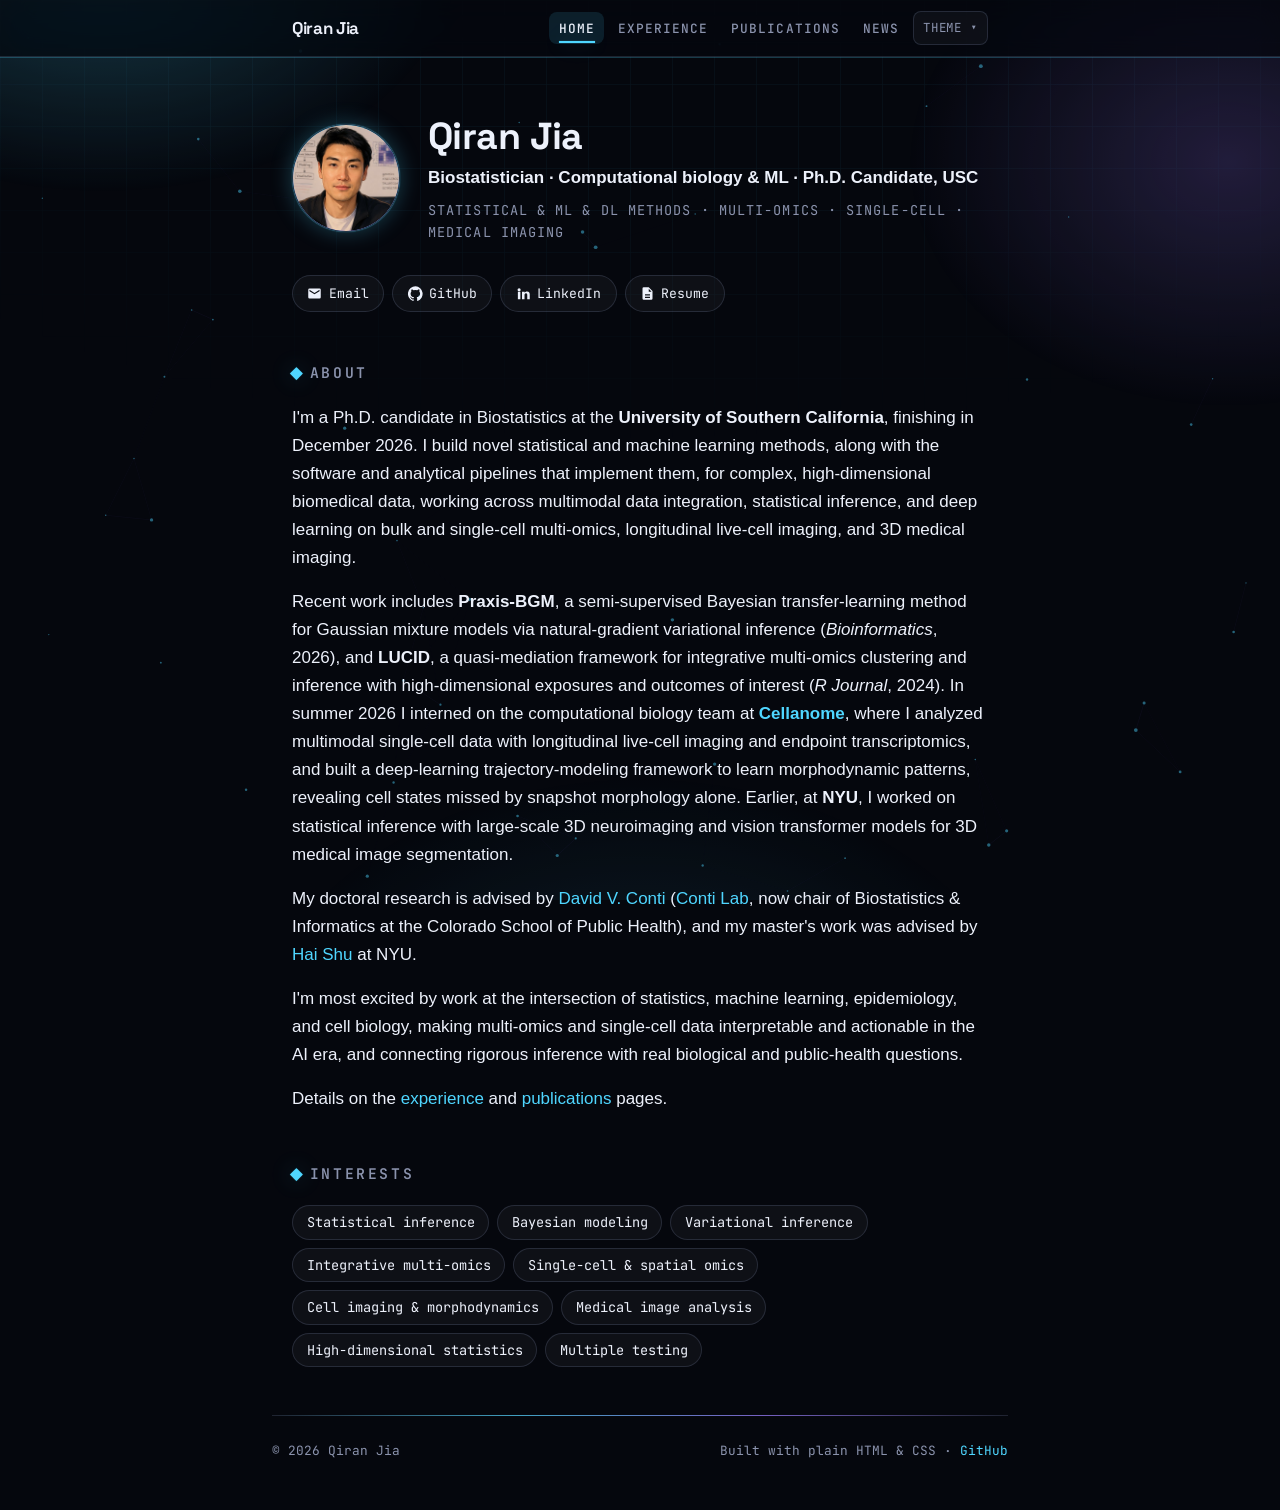
<file: index.html>
<!doctype html>
<html lang="en">
<head>
<meta charset="utf-8">
<meta name="viewport" content="width=device-width, initial-scale=1">
<title>Qiran Jia</title>
<meta name="description" content="Qiran Jia — Biostatistics Ph.D. candidate at USC building statistical and machine learning methods for integrative multi-omics, single-cell and spatial transcriptomics, and medical imaging.">
<meta name="author" content="Qiran Jia">
<meta property="og:title" content="Qiran Jia">
<meta property="og:description" content="Qiran Jia — Biostatistics Ph.D. candidate at USC building statistical and machine learning methods for integrative multi-omics, single-cell and spatial transcriptomics, and medical imaging.">
<meta property="og:type" content="website">
<link rel="stylesheet" href="assets/css/style.css">
<link rel="preconnect" href="https://fonts.googleapis.com">
<link rel="preconnect" href="https://fonts.gstatic.com" crossorigin>
<link href="https://fonts.googleapis.com/css2?family=JetBrains+Mono:wght@400;500;600&family=Space+Grotesk:wght@500;600;700&display=swap" rel="stylesheet">
<link rel="icon" href="data:image/svg+xml,%3Csvg xmlns=%22http://www.w3.org/2000/svg%22 viewBox=%220 0 32 32%22%3E%3Ctext y=%2224%22 x=%223%22 font-family=%22system-ui%22 font-weight=%22600%22 font-size=%2220%22%3EQJ%3C/text%3E%3C/svg%3E">
<script>
  /* Apply the saved theme before first paint so there's no flash. */
  document.documentElement.classList.add("js");
  try {
    var t = localStorage.getItem("qj-theme");
    if (t) document.documentElement.setAttribute("data-theme", t);
  } catch (e) {}
</script>
</head>
<body>
    <a class="skip" href="#main">Skip to content</a>
    <header class="topbar">
      <div class="topbar-inner">
        <a class="brand" href="index.html">Qiran Jia</a>
        <button class="menu-btn" type="button" aria-expanded="false" aria-label="Menu">☰</button>
        <nav class="nav" aria-label="Main">
        <a href="index.html" aria-current="page">Home</a>
        <a href="experience.html">Experience</a>
        <a href="publications.html">Publications</a>
        <a href="blog/index.html">News</a>
          <div class="theme">
            <button class="theme-btn" type="button" aria-expanded="false" aria-haspopup="true">Theme ▾</button>
            <ul class="theme-list" hidden>
            <li><button type="button" data-theme="default">Default</button></li>
            <li><button type="button" data-theme="coffee">Coffee</button></li>
            <li><button type="button" data-theme="contrast">Contrast</button></li>
            <li><button type="button" data-theme="cupcake">Cupcake</button></li>
            <li><button type="button" data-theme="dracula">Dracula</button></li>
            <li><button type="button" data-theme="marine">Marine</button></li>
            <li><button type="button" data-theme="matcha">Matcha</button></li>
            <li><button type="button" data-theme="minimal">Minimal</button></li>
            <li><button type="button" data-theme="retro">Retro</button></li>
            <li><button type="button" data-theme="solar">Solar</button></li>
            <li><button type="button" data-theme="synthwave">Synthwave</button></li>
            </ul>
          </div>
        </nav>
      </div>
    </header>
    <main id="main" class="wrap">
      <!-- EDIT: name, role, and photo ------------------------------------- -->
      <section class="hero">
        <div class="avatar">
          <img src="assets/img/photo.jpg" alt="Qiran Jia" width="440" height="440">
        </div>
        <div>
          <h1>Qiran Jia</h1>
          <p class="role">Biostatistician · Computational biology &amp; ML · Ph.D. Candidate, USC</p>
          <p class="tagline">Statistical &amp; ML &amp; DL methods · Multi-omics · Single-cell · Medical imaging</p>
        </div>
      </section>

      <!-- EDIT: contact links ---------------------------------------------- -->
      <div class="links">
        <a href="mailto:qiranjia@usc.edu"><svg viewBox="0 0 24 24" aria-hidden="true"><path d="M20 4H4a2 2 0 0 0-2 2v12a2 2 0 0 0 2 2h16a2 2 0 0 0 2-2V6a2 2 0 0 0-2-2Zm0 4.2-8 5-8-5V6l8 5 8-5Z"/></svg>Email</a>
        <a href="https://github.com/qiranjia1996" target="_blank" rel="noopener"><svg viewBox="0 0 24 24" aria-hidden="true"><path d="M12 .5a12 12 0 0 0-3.8 23.4c.6.1.8-.3.8-.6v-2c-3.3.7-4-1.6-4-1.6-.6-1.4-1.4-1.8-1.4-1.8-1-.7.1-.7.1-.7 1.2.1 1.8 1.2 1.8 1.2 1 1.8 2.8 1.3 3.5 1 .1-.8.4-1.3.7-1.6-2.7-.3-5.5-1.3-5.5-5.9 0-1.3.5-2.4 1.2-3.2-.1-.3-.5-1.5.1-3.2 0 0 1-.3 3.3 1.2a11.5 11.5 0 0 1 6 0C17.1 5.1 18 5.4 18 5.4c.7 1.7.3 2.9.1 3.2.8.8 1.2 1.9 1.2 3.2 0 4.6-2.8 5.6-5.5 5.9.4.4.8 1.1.8 2.2v3.3c0 .3.2.7.8.6A12 12 0 0 0 12 .5Z"/></svg>GitHub</a>
        <a href="https://www.linkedin.com/in/qiran-jia-ab0a5216b/" target="_blank" rel="noopener"><svg viewBox="0 0 24 24" aria-hidden="true"><path d="M4.98 3.5a2.5 2.5 0 1 1 0 5 2.5 2.5 0 0 1 0-5ZM3 9h4v12H3V9Zm7 0h3.8v1.7h.05c.53-1 1.83-2.05 3.77-2.05C21.4 8.65 22 11 22 14.1V21h-4v-6.1c0-1.46-.03-3.34-2.03-3.34-2.04 0-2.35 1.6-2.35 3.24V21h-4V9Z"/></svg>LinkedIn</a>
        <a href="assets/Resume.pdf"><svg viewBox="0 0 24 24" aria-hidden="true"><path d="M14 2H6a2 2 0 0 0-2 2v16a2 2 0 0 0 2 2h12a2 2 0 0 0 2-2V8l-6-6Zm0 2.5L18.5 9H14V4.5ZM8 13h8v2H8v-2Zm0 4h8v2H8v-2Z"/></svg>Resume</a>
        <!-- Uncomment once you have the URLs:
        <a href="https://scholar.google.com/citations?user=YOUR_ID" target="_blank" rel="noopener"><svg viewBox="0 0 24 24" aria-hidden="true"><path d="M12 2 1 8l11 6 9-4.9V16h2V8L12 2ZM5 13.2V17c0 2.2 3.1 4 7 4s7-1.8 7-4v-3.8l-7 3.8-7-3.8Z"/></svg>Google Scholar</a>
        <a href="https://orcid.org/0000-0000-0000-0000" target="_blank" rel="noopener"><svg viewBox="0 0 24 24" aria-hidden="true"><path d="M12 0a12 12 0 1 0 0 24 12 12 0 0 0 0-24ZM7.4 17.5H5.9V7.9h1.5v9.6ZM6.6 6.6a.95.95 0 1 1 0-1.9.95.95 0 0 1 0 1.9Zm5 10.9H9.1V7.9h4.4c3.2 0 4.7 2.3 4.7 4.8 0 2.7-2.1 4.8-4.8 4.8h-1.8Zm-.9-1.4h1.6c2.3 0 3.4-1.4 3.4-3.4 0-1.8-1.1-3.4-3.4-3.4h-1.6v6.8Z"/></svg>ORCID</a>
        -->
      </div>

      <!-- EDIT: summary ----------------------------------------------------- -->
      <h2>About</h2>
      <p>
        I'm a Ph.D. candidate in Biostatistics at the <strong>University of Southern California</strong>,
        finishing in December 2026. I build novel statistical and machine learning methods,
        along with the software and analytical pipelines that implement them, for complex,
        high-dimensional biomedical data, working across multimodal data integration,
        statistical inference, and deep learning on bulk and single-cell multi-omics,
        longitudinal live-cell imaging, and 3D medical imaging.
      </p>
      <p>
        Recent work includes <strong>Praxis-BGM</strong>, a semi-supervised Bayesian transfer-learning
        method for Gaussian mixture models via natural-gradient variational inference
        (<em>Bioinformatics</em>, 2026), and <strong>LUCID</strong>, a quasi-mediation framework for
        integrative multi-omics clustering and inference with high-dimensional exposures and
        outcomes of interest (<em>R Journal</em>, 2024). In summer 2026 I interned on the
        computational biology team at
        <strong><a href="https://www.cellanome.com" target="_blank" rel="noopener">Cellanome</a></strong>,
        where I analyzed multimodal single-cell data with longitudinal live-cell imaging and
        endpoint transcriptomics, and built a deep-learning trajectory-modeling framework to
        learn morphodynamic patterns, revealing cell states missed by snapshot morphology
        alone. Earlier, at <strong>NYU</strong>, I
        worked on statistical inference with large-scale 3D neuroimaging and vision transformer
        models for 3D medical image segmentation.
      </p>
      <p>
        My doctoral research is advised by
        <a href="https://coloradosph.cuanschutz.edu/education/departments/biostatistics-informatics/about-us" target="_blank" rel="noopener">David V. Conti</a>
        (<a href="https://contilab.usc.edu" target="_blank" rel="noopener">Conti Lab</a>, now chair of
        Biostatistics &amp; Informatics at the Colorado School of Public Health), and my master's
        work was advised by <a href="https://wp.nyu.edu/haishu/" target="_blank" rel="noopener">Hai Shu</a>
        at NYU.
      </p>
      <p>
        I'm most excited by work at the intersection of statistics, machine learning,
        epidemiology, and cell biology, making multi-omics and single-cell data interpretable
        and actionable in the AI era, and connecting rigorous inference with real biological
        and public-health questions.
      </p>
      <p>
        Details on the <a href="experience.html">experience</a> and
        <a href="publications.html">publications</a> pages.
      </p>

      <!-- EDIT: interests --------------------------------------------------- -->
      <h2>Interests</h2>
      <ul class="pills">
        <li>Statistical inference</li>
        <li>Bayesian modeling</li>
        <li>Variational inference</li>
        <li>Integrative multi-omics</li>
        <li>Single-cell &amp; spatial omics</li>
        <li>Cell imaging &amp; morphodynamics</li>
        <li>Medical image analysis</li>
        <li>High-dimensional statistics</li>
        <li>Multiple testing</li>
      </ul>


    </main>
    <footer class="foot wrap">
      <span>© 2026 Qiran Jia</span>
      <span>Built with plain HTML &amp; CSS · <a href="https://github.com/qiranjia1996">GitHub</a></span>
    </footer>
    <script src="assets/js/theme.js"></script>
  </body>
</html>
</file>
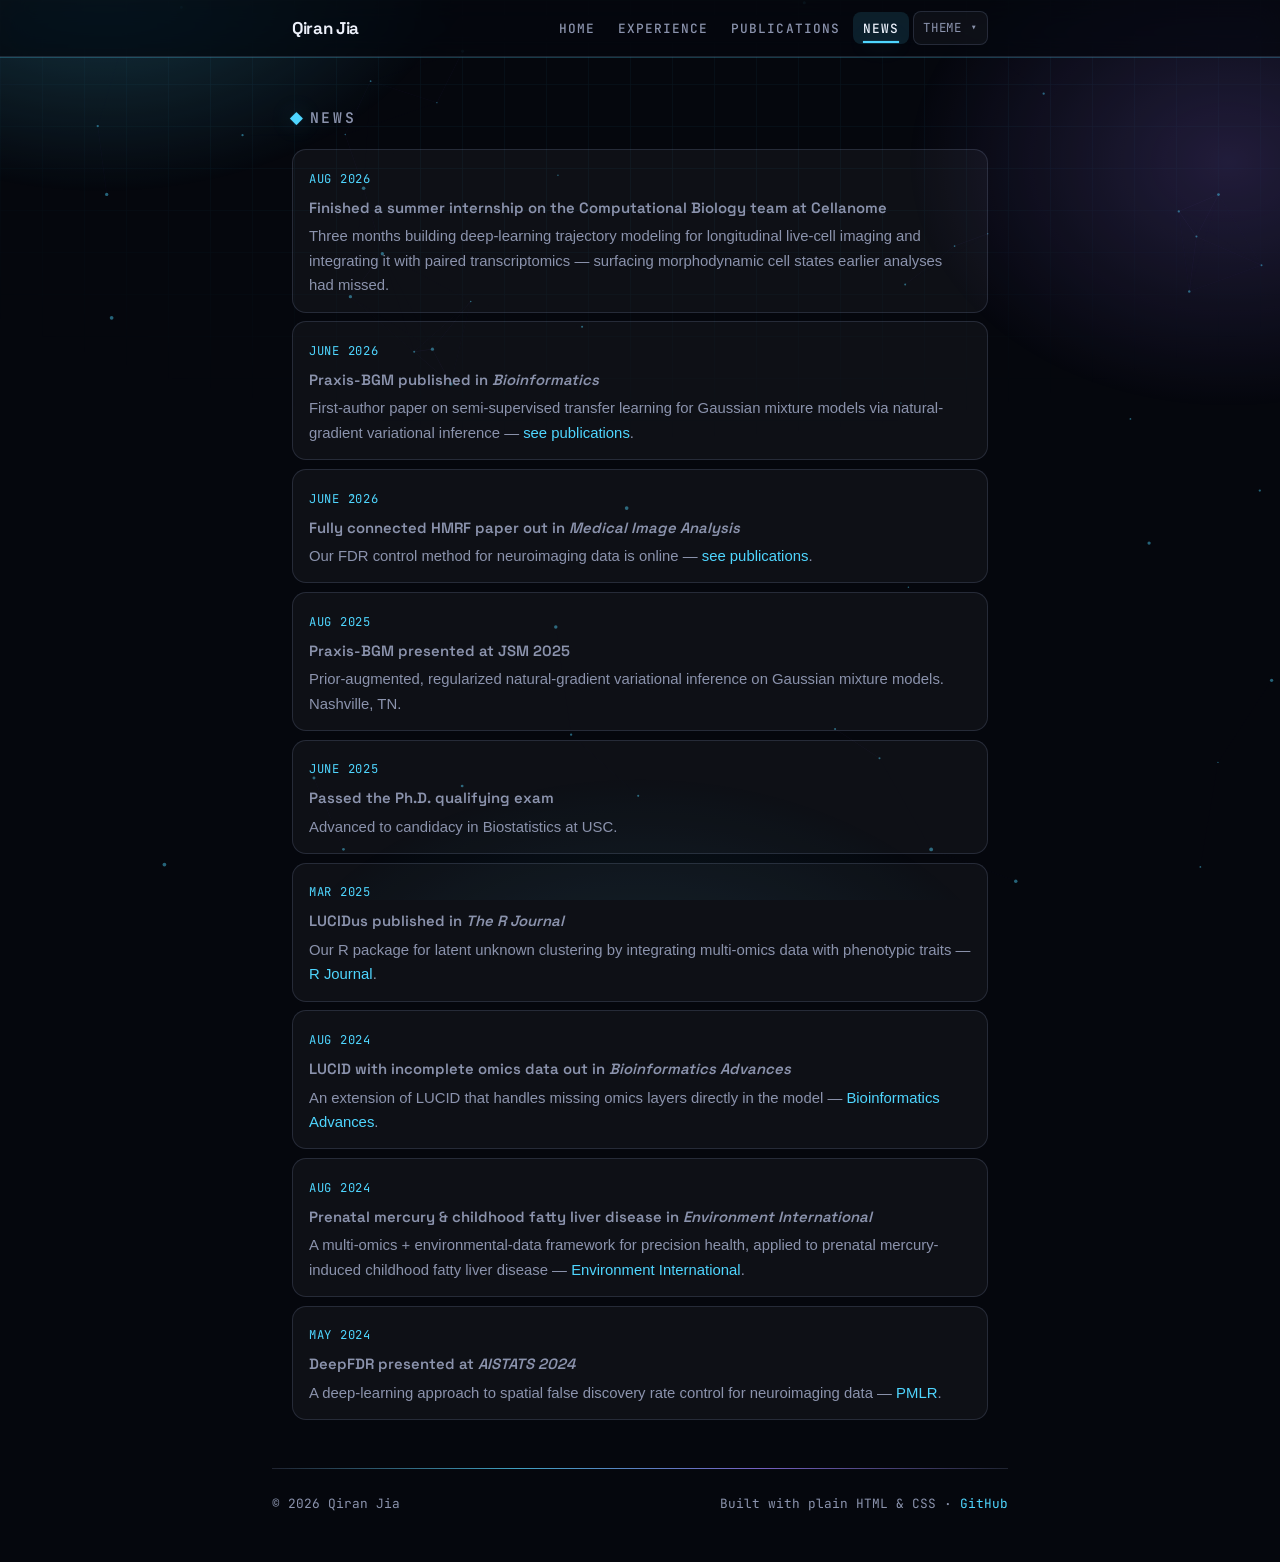
<file: blog/index.html>
<!doctype html>
<html lang="en">
<head>
<meta charset="utf-8">
<meta name="viewport" content="width=device-width, initial-scale=1">
<title>News · Qiran Jia</title>
<meta name="description" content="Notes on statistics, multi-omics methods, and research software by Qiran Jia.">
<meta name="author" content="Qiran Jia">
<meta property="og:title" content="Blog · Qiran Jia">
<meta property="og:description" content="Notes on statistics, multi-omics methods, and research software by Qiran Jia.">
<meta property="og:type" content="website">
<link rel="stylesheet" href="../assets/css/style.css">
<link rel="preconnect" href="https://fonts.googleapis.com">
<link rel="preconnect" href="https://fonts.gstatic.com" crossorigin>
<link href="https://fonts.googleapis.com/css2?family=JetBrains+Mono:wght@400;500;600&family=Space+Grotesk:wght@500;600;700&display=swap" rel="stylesheet">
<link rel="icon" href="data:image/svg+xml,%3Csvg xmlns=%22http://www.w3.org/2000/svg%22 viewBox=%220 0 32 32%22%3E%3Ctext y=%2224%22 x=%223%22 font-family=%22system-ui%22 font-weight=%22600%22 font-size=%2220%22%3EQJ%3C/text%3E%3C/svg%3E">
<script>
  /* Apply the saved theme before first paint so there's no flash. */
  document.documentElement.classList.add("js");
  try {
    var t = localStorage.getItem("qj-theme");
    if (t) document.documentElement.setAttribute("data-theme", t);
  } catch (e) {}
</script>
</head>
<body>
    <a class="skip" href="#main">Skip to content</a>
    <header class="topbar">
      <div class="topbar-inner">
        <a class="brand" href="../index.html">Qiran Jia</a>
        <button class="menu-btn" type="button" aria-expanded="false" aria-label="Menu">☰</button>
        <nav class="nav" aria-label="Main">
        <a href="../index.html">Home</a>
        <a href="../experience.html">Experience</a>
        <a href="../publications.html">Publications</a>
        <a href="../blog/index.html" aria-current="page">News</a>
          <div class="theme">
            <button class="theme-btn" type="button" aria-expanded="false" aria-haspopup="true">Theme ▾</button>
            <ul class="theme-list" hidden>
            <li><button type="button" data-theme="default">Default</button></li>
            <li><button type="button" data-theme="coffee">Coffee</button></li>
            <li><button type="button" data-theme="contrast">Contrast</button></li>
            <li><button type="button" data-theme="cupcake">Cupcake</button></li>
            <li><button type="button" data-theme="dracula">Dracula</button></li>
            <li><button type="button" data-theme="marine">Marine</button></li>
            <li><button type="button" data-theme="matcha">Matcha</button></li>
            <li><button type="button" data-theme="minimal">Minimal</button></li>
            <li><button type="button" data-theme="retro">Retro</button></li>
            <li><button type="button" data-theme="solar">Solar</button></li>
            <li><button type="button" data-theme="synthwave">Synthwave</button></li>
            </ul>
          </div>
        </nav>
      </div>
    </header>
    <main id="main" class="wrap">
      <h2>News</h2>
      <ul class="posts">
        <li>
          <time datetime="2026-08">Aug 2026</time>
          <p class="post-title">Finished a summer internship on the Computational Biology team at Cellanome</p>
          <p>Three months building deep-learning trajectory modeling for longitudinal live-cell imaging and integrating it with paired transcriptomics — surfacing morphodynamic cell states earlier analyses had missed.</p>
        </li>
        <li>
          <time datetime="2026-06-17">June 2026</time>
          <p class="post-title">Praxis-BGM published in <em>Bioinformatics</em></p>
          <p>First-author paper on semi-supervised transfer learning for Gaussian mixture models via natural-gradient variational inference — <a href="../publications.html">see publications</a>.</p>
        </li>
        <li>
          <time datetime="2026-06-09">June 2026</time>
          <p class="post-title">Fully connected HMRF paper out in <em>Medical Image Analysis</em></p>
          <p>Our FDR control method for neuroimaging data is online — <a href="../publications.html">see publications</a>.</p>
        </li>
        <li>
          <time datetime="2025-08">Aug 2025</time>
          <p class="post-title">Praxis-BGM presented at JSM 2025</p>
          <p>Prior-augmented, regularized natural-gradient variational inference on Gaussian mixture models. Nashville, TN.</p>
        </li>
        <li>
          <time datetime="2025-06">June 2025</time>
          <p class="post-title">Passed the Ph.D. qualifying exam</p>
          <p>Advanced to candidacy in Biostatistics at USC.</p>
        </li>
        <li>
          <time datetime="2025-03">Mar 2025</time>
          <p class="post-title">LUCIDus published in <em>The R Journal</em></p>
          <p>Our R package for latent unknown clustering by integrating multi-omics data with phenotypic traits — <a href="https://doi.org/10.32614/RJ-2024-012" target="_blank" rel="noopener">R Journal</a>.</p>
        </li>
        <li>
          <time datetime="2024-08">Aug 2024</time>
          <p class="post-title">LUCID with incomplete omics data out in <em>Bioinformatics Advances</em></p>
          <p>An extension of LUCID that handles missing omics layers directly in the model — <a href="https://doi.org/10.1093/bioadv/vbae123" target="_blank" rel="noopener">Bioinformatics Advances</a>.</p>
        </li>
        <li>
          <time datetime="2024-08">Aug 2024</time>
          <p class="post-title">Prenatal mercury &amp; childhood fatty liver disease in <em>Environment International</em></p>
          <p>A multi-omics + environmental-data framework for precision health, applied to prenatal mercury-induced childhood fatty liver disease — <a href="https://doi.org/10.1016/j.envint.2024.108930" target="_blank" rel="noopener">Environment International</a>.</p>
        </li>
        <li>
          <time datetime="2024-05">May 2024</time>
          <p class="post-title">DeepFDR presented at <em>AISTATS 2024</em></p>
          <p>A deep-learning approach to spatial false discovery rate control for neuroimaging data — <a href="https://proceedings.mlr.press/v238/kim24b.html" target="_blank" rel="noopener">PMLR</a>.</p>
        </li>
      </ul>

    </main>
    <footer class="foot wrap">
      <span>© 2026 Qiran Jia</span>
      <span>Built with plain HTML &amp; CSS · <a href="https://github.com/qiranjia1996">GitHub</a></span>
    </footer>
    <script src="../assets/js/theme.js"></script>
  </body>
</html>
</file>
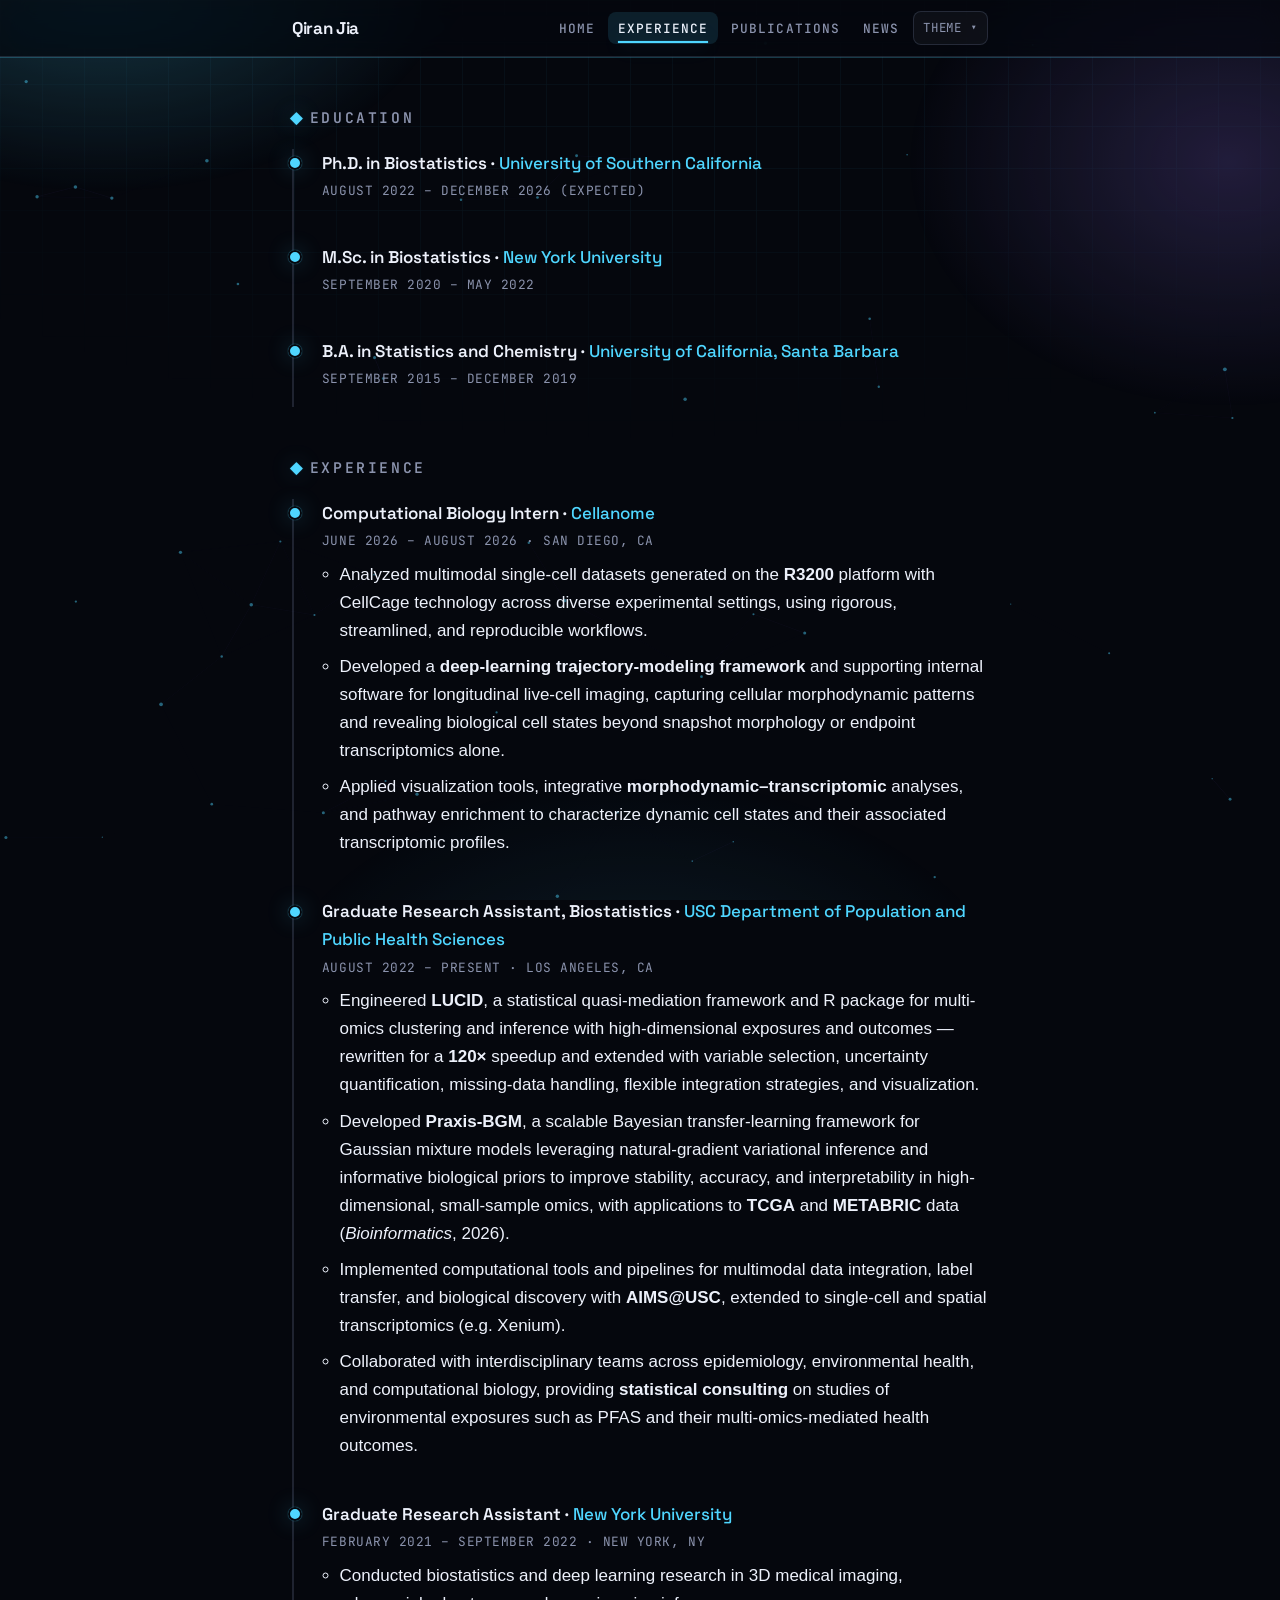
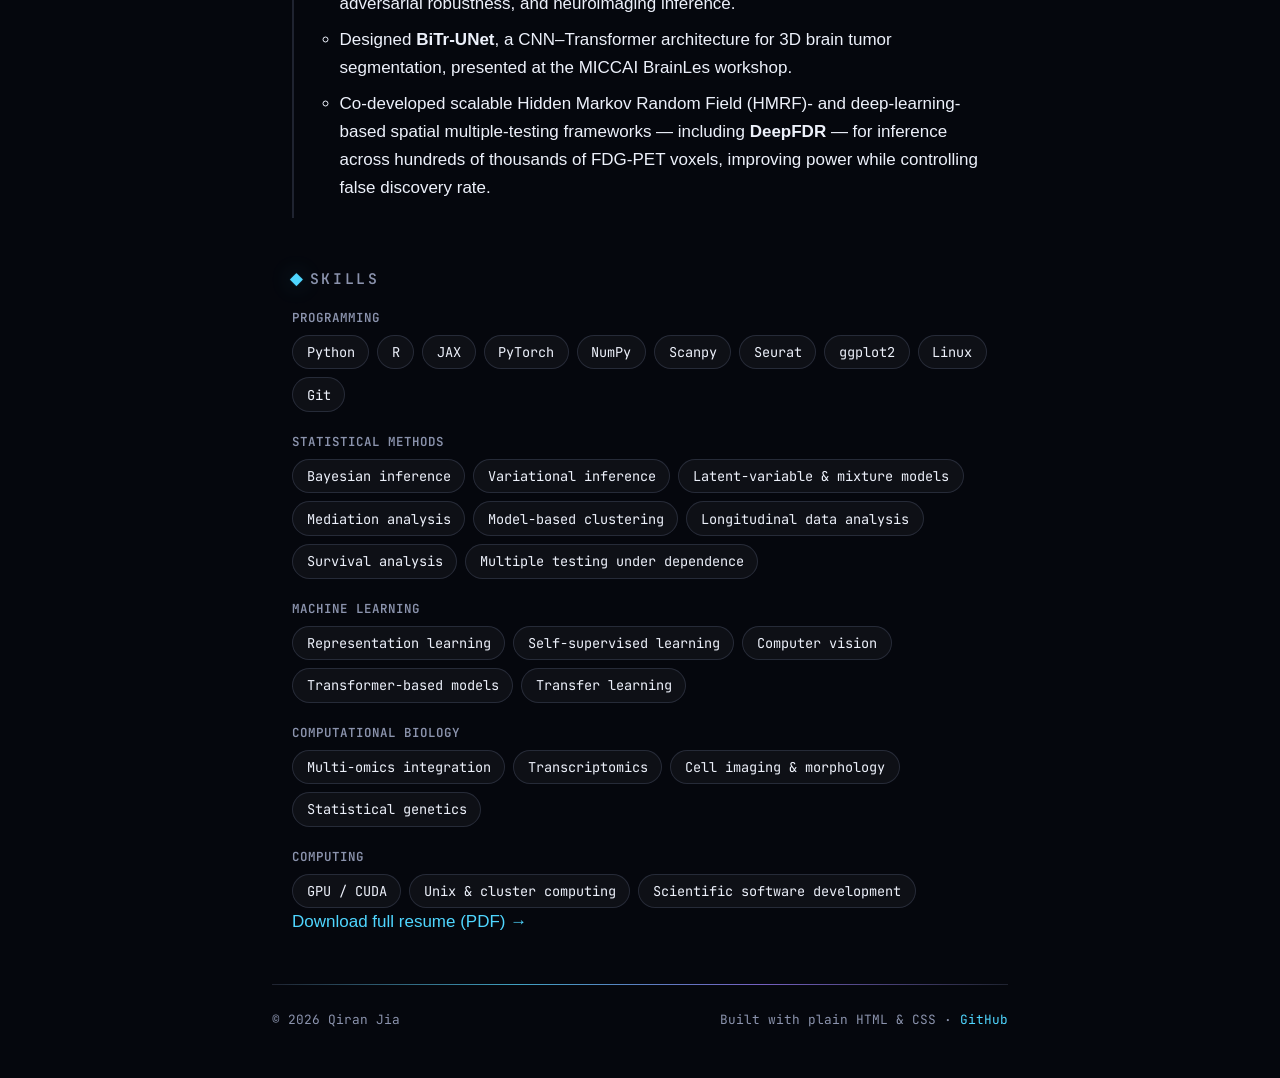
<file: experience.html>
<!doctype html>
<html lang="en">
<head>
<meta charset="utf-8">
<meta name="viewport" content="width=device-width, initial-scale=1">
<title>Experience · Qiran Jia</title>
<meta name="description" content="Education and research experience of Qiran Jia — USC Population and Public Health Sciences and NYU School of Global Public Health.">
<meta name="author" content="Qiran Jia">
<meta property="og:title" content="Experience · Qiran Jia">
<meta property="og:description" content="Education and research experience of Qiran Jia — USC Population and Public Health Sciences and NYU School of Global Public Health.">
<meta property="og:type" content="website">
<link rel="stylesheet" href="assets/css/style.css">
<link rel="preconnect" href="https://fonts.googleapis.com">
<link rel="preconnect" href="https://fonts.gstatic.com" crossorigin>
<link href="https://fonts.googleapis.com/css2?family=JetBrains+Mono:wght@400;500;600&family=Space+Grotesk:wght@500;600;700&display=swap" rel="stylesheet">
<link rel="icon" href="data:image/svg+xml,%3Csvg xmlns=%22http://www.w3.org/2000/svg%22 viewBox=%220 0 32 32%22%3E%3Ctext y=%2224%22 x=%223%22 font-family=%22system-ui%22 font-weight=%22600%22 font-size=%2220%22%3EQJ%3C/text%3E%3C/svg%3E">
<script>
  /* Apply the saved theme before first paint so there's no flash. */
  document.documentElement.classList.add("js");
  try {
    var t = localStorage.getItem("qj-theme");
    if (t) document.documentElement.setAttribute("data-theme", t);
  } catch (e) {}
</script>
</head>
<body>
    <a class="skip" href="#main">Skip to content</a>
    <header class="topbar">
      <div class="topbar-inner">
        <a class="brand" href="index.html">Qiran Jia</a>
        <button class="menu-btn" type="button" aria-expanded="false" aria-label="Menu">☰</button>
        <nav class="nav" aria-label="Main">
        <a href="index.html">Home</a>
        <a href="experience.html" aria-current="page">Experience</a>
        <a href="publications.html">Publications</a>
        <a href="blog/index.html">News</a>
          <div class="theme">
            <button class="theme-btn" type="button" aria-expanded="false" aria-haspopup="true">Theme ▾</button>
            <ul class="theme-list" hidden>
            <li><button type="button" data-theme="default">Default</button></li>
            <li><button type="button" data-theme="coffee">Coffee</button></li>
            <li><button type="button" data-theme="contrast">Contrast</button></li>
            <li><button type="button" data-theme="cupcake">Cupcake</button></li>
            <li><button type="button" data-theme="dracula">Dracula</button></li>
            <li><button type="button" data-theme="marine">Marine</button></li>
            <li><button type="button" data-theme="matcha">Matcha</button></li>
            <li><button type="button" data-theme="minimal">Minimal</button></li>
            <li><button type="button" data-theme="retro">Retro</button></li>
            <li><button type="button" data-theme="solar">Solar</button></li>
            <li><button type="button" data-theme="synthwave">Synthwave</button></li>
            </ul>
          </div>
        </nav>
      </div>
    </header>
    <main id="main" class="wrap">
      <h2>Education</h2>
      <ol class="timeline">
        <li>
          <p class="tl-title">Ph.D. in Biostatistics · <span class="tl-org">University of Southern California</span></p>
          <p class="tl-date">August 2022 – December 2026 (expected)</p>
        </li>
        <li>
          <p class="tl-title">M.Sc. in Biostatistics · <span class="tl-org">New York University</span></p>
          <p class="tl-date">September 2020 – May 2022</p>
        </li>
        <li>
          <p class="tl-title">B.A. in Statistics and Chemistry · <span class="tl-org">University of California, Santa Barbara</span></p>
          <p class="tl-date">September 2015 – December 2019</p>
        </li>
      </ol>

      <h2>Experience</h2>
      <ol class="timeline">
        <li>
          <p class="tl-title">Computational Biology Intern · <span class="tl-org">Cellanome</span></p>
          <p class="tl-date">June 2026 – August 2026 · San Diego, CA</p>
          <ul>
            <li>Analyzed multimodal single-cell datasets generated on the <strong>R3200</strong> platform with CellCage technology across diverse experimental settings, using rigorous, streamlined, and reproducible workflows.</li>
            <li>Developed a <strong>deep-learning trajectory-modeling framework</strong> and supporting internal software for longitudinal live-cell imaging, capturing cellular morphodynamic patterns and revealing biological cell states beyond snapshot morphology or endpoint transcriptomics alone.</li>
            <li>Applied visualization tools, integrative <strong>morphodynamic–transcriptomic</strong> analyses, and pathway enrichment to characterize dynamic cell states and their associated transcriptomic profiles.</li>
          </ul>
        </li>
        <li>
          <p class="tl-title">Graduate Research Assistant, Biostatistics · <span class="tl-org">USC Department of Population and Public Health Sciences</span></p>
          <p class="tl-date">August 2022 – present · Los Angeles, CA</p>
          <ul>
            <li>Engineered <strong>LUCID</strong>, a statistical quasi-mediation framework and R package for multi-omics clustering and inference with high-dimensional exposures and outcomes — rewritten for a <strong>120×</strong> speedup and extended with variable selection, uncertainty quantification, missing-data handling, flexible integration strategies, and visualization.</li>
            <li>Developed <strong>Praxis-BGM</strong>, a scalable Bayesian transfer-learning framework for Gaussian mixture models leveraging natural-gradient variational inference and informative biological priors to improve stability, accuracy, and interpretability in high-dimensional, small-sample omics, with applications to <strong>TCGA</strong> and <strong>METABRIC</strong> data (<em>Bioinformatics</em>, 2026).</li>
            <li>Implemented computational tools and pipelines for multimodal data integration, label transfer, and biological discovery with <strong>AIMS@USC</strong>, extended to single-cell and spatial transcriptomics (e.g. Xenium).</li>
            <li>Collaborated with interdisciplinary teams across epidemiology, environmental health, and computational biology, providing <strong>statistical consulting</strong> on studies of environmental exposures such as PFAS and their multi-omics-mediated health outcomes.</li>
          </ul>
        </li>
        <li>
          <p class="tl-title">Graduate Research Assistant · <span class="tl-org">New York University</span></p>
          <p class="tl-date">February 2021 – September 2022 · New York, NY</p>
          <ul>
            <li>Conducted biostatistics and deep learning research in 3D medical imaging, adversarial robustness, and neuroimaging inference.</li>
            <li>Designed <strong>BiTr-UNet</strong>, a CNN–Transformer architecture for 3D brain tumor segmentation, presented at the MICCAI BrainLes workshop.</li>
            <li>Co-developed scalable Hidden Markov Random Field (HMRF)- and deep-learning-based spatial multiple-testing frameworks — including <strong>DeepFDR</strong> — for inference across hundreds of thousands of FDG-PET voxels, improving power while controlling false discovery rate.</li>
          </ul>
        </li>
      </ol>

      <!-- EDIT: skills — grouped pills; add/remove <li> chips per group ------ -->
      <h2>Skills</h2>
      <div class="skill-groups">
        <div class="skill-group">
          <h3>Programming</h3>
          <ul class="pills">
            <li>Python</li>
            <li>R</li>
            <li>JAX</li>
            <li>PyTorch</li>
            <li>NumPy</li>
            <li>Scanpy</li>
            <li>Seurat</li>
            <li>ggplot2</li>
            <li>Linux</li>
            <li>Git</li>
          </ul>
        </div>
        <div class="skill-group">
          <h3>Statistical methods</h3>
          <ul class="pills">
            <li>Bayesian inference</li>
            <li>Variational inference</li>
            <li>Latent-variable &amp; mixture models</li>
            <li>Mediation analysis</li>
            <li>Model-based clustering</li>
            <li>Longitudinal data analysis</li>
            <li>Survival analysis</li>
            <li>Multiple testing under dependence</li>
          </ul>
        </div>
        <div class="skill-group">
          <h3>Machine learning</h3>
          <ul class="pills">
            <li>Representation learning</li>
            <li>Self-supervised learning</li>
            <li>Computer vision</li>
            <li>Transformer-based models</li>
            <li>Transfer learning</li>
          </ul>
        </div>
        <div class="skill-group">
          <h3>Computational biology</h3>
          <ul class="pills">
            <li>Multi-omics integration</li>
            <li>Transcriptomics</li>
            <li>Cell imaging &amp; morphology</li>
            <li>Statistical genetics</li>
          </ul>
        </div>
        <div class="skill-group">
          <h3>Computing</h3>
          <ul class="pills">
            <li>GPU / CUDA</li>
            <li>Unix &amp; cluster computing</li>
            <li>Scientific software development</li>
          </ul>
        </div>
      </div>

      <p><a href="assets/Resume.pdf">Download full resume (PDF) →</a></p>
    </main>
    <footer class="foot wrap">
      <span>© 2026 Qiran Jia</span>
      <span>Built with plain HTML &amp; CSS · <a href="https://github.com/qiranjia1996">GitHub</a></span>
    </footer>
    <script src="assets/js/theme.js"></script>
  </body>
</html>
</file>
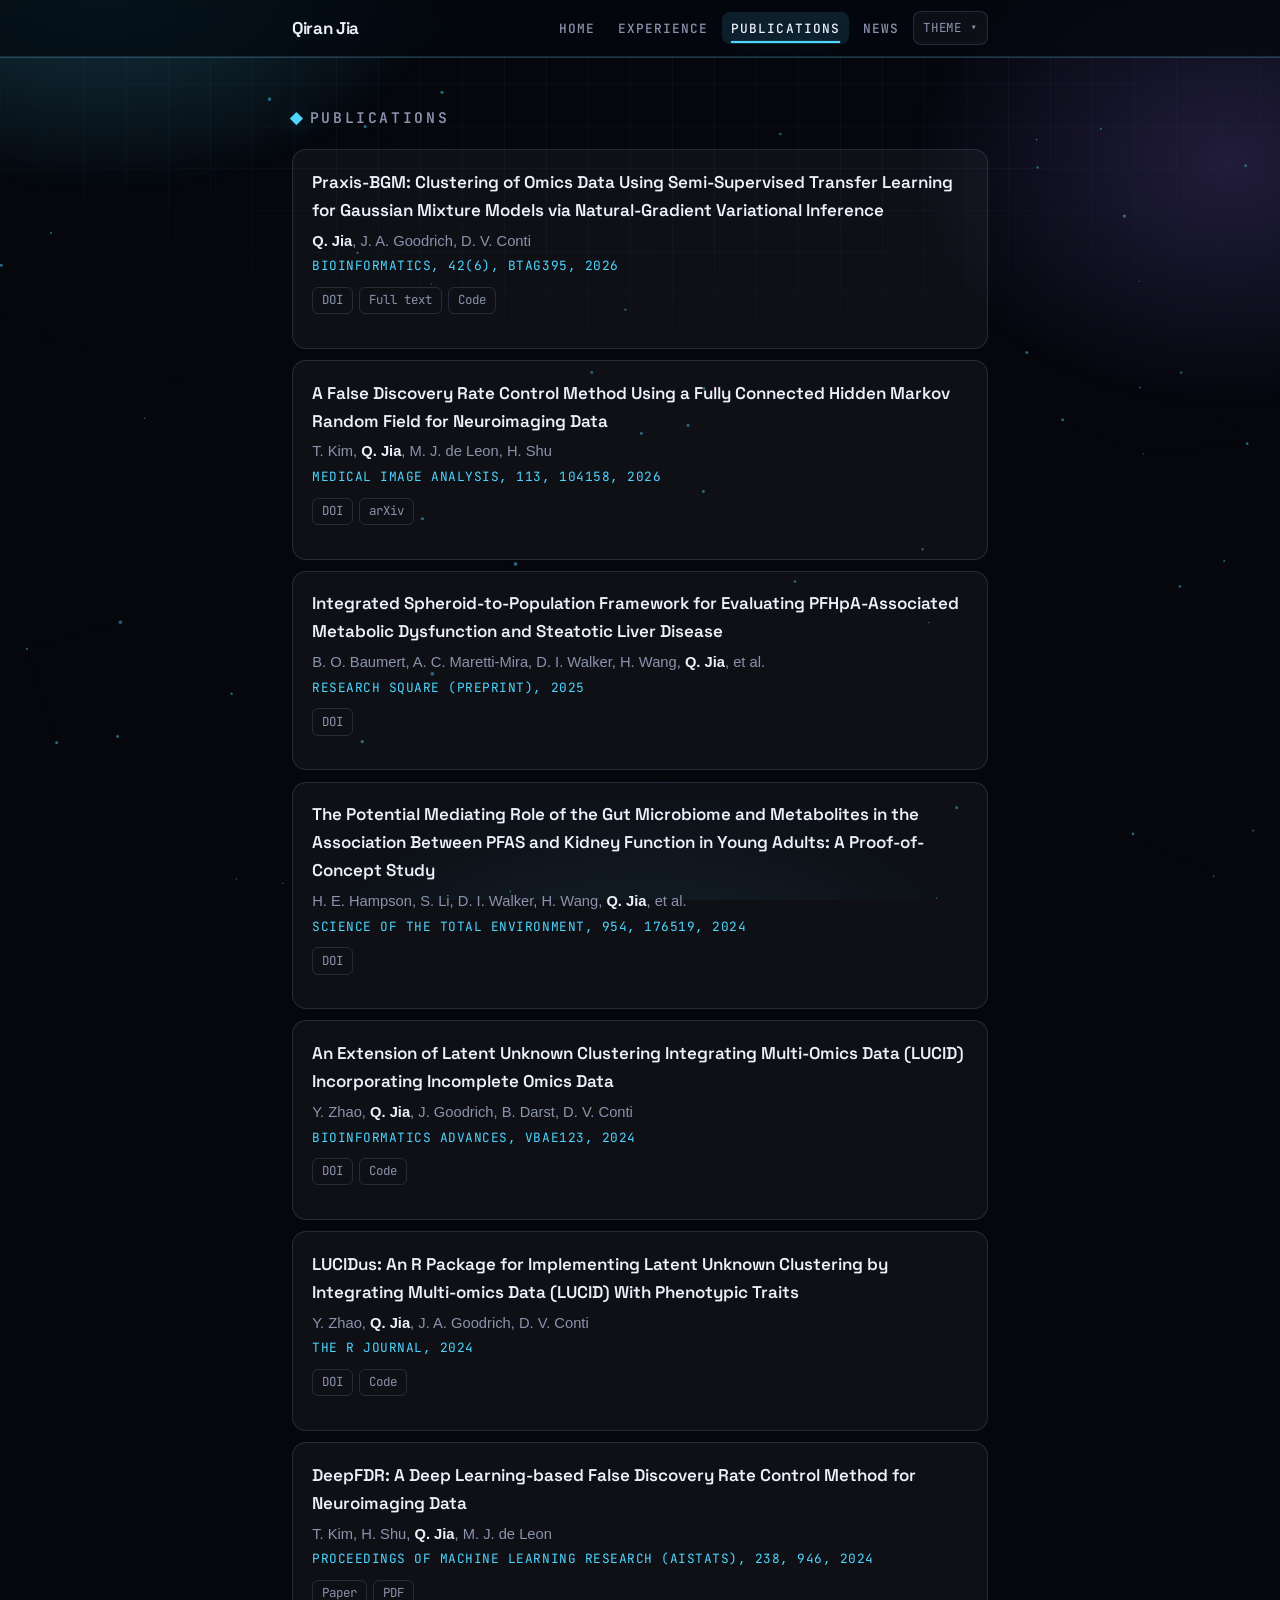
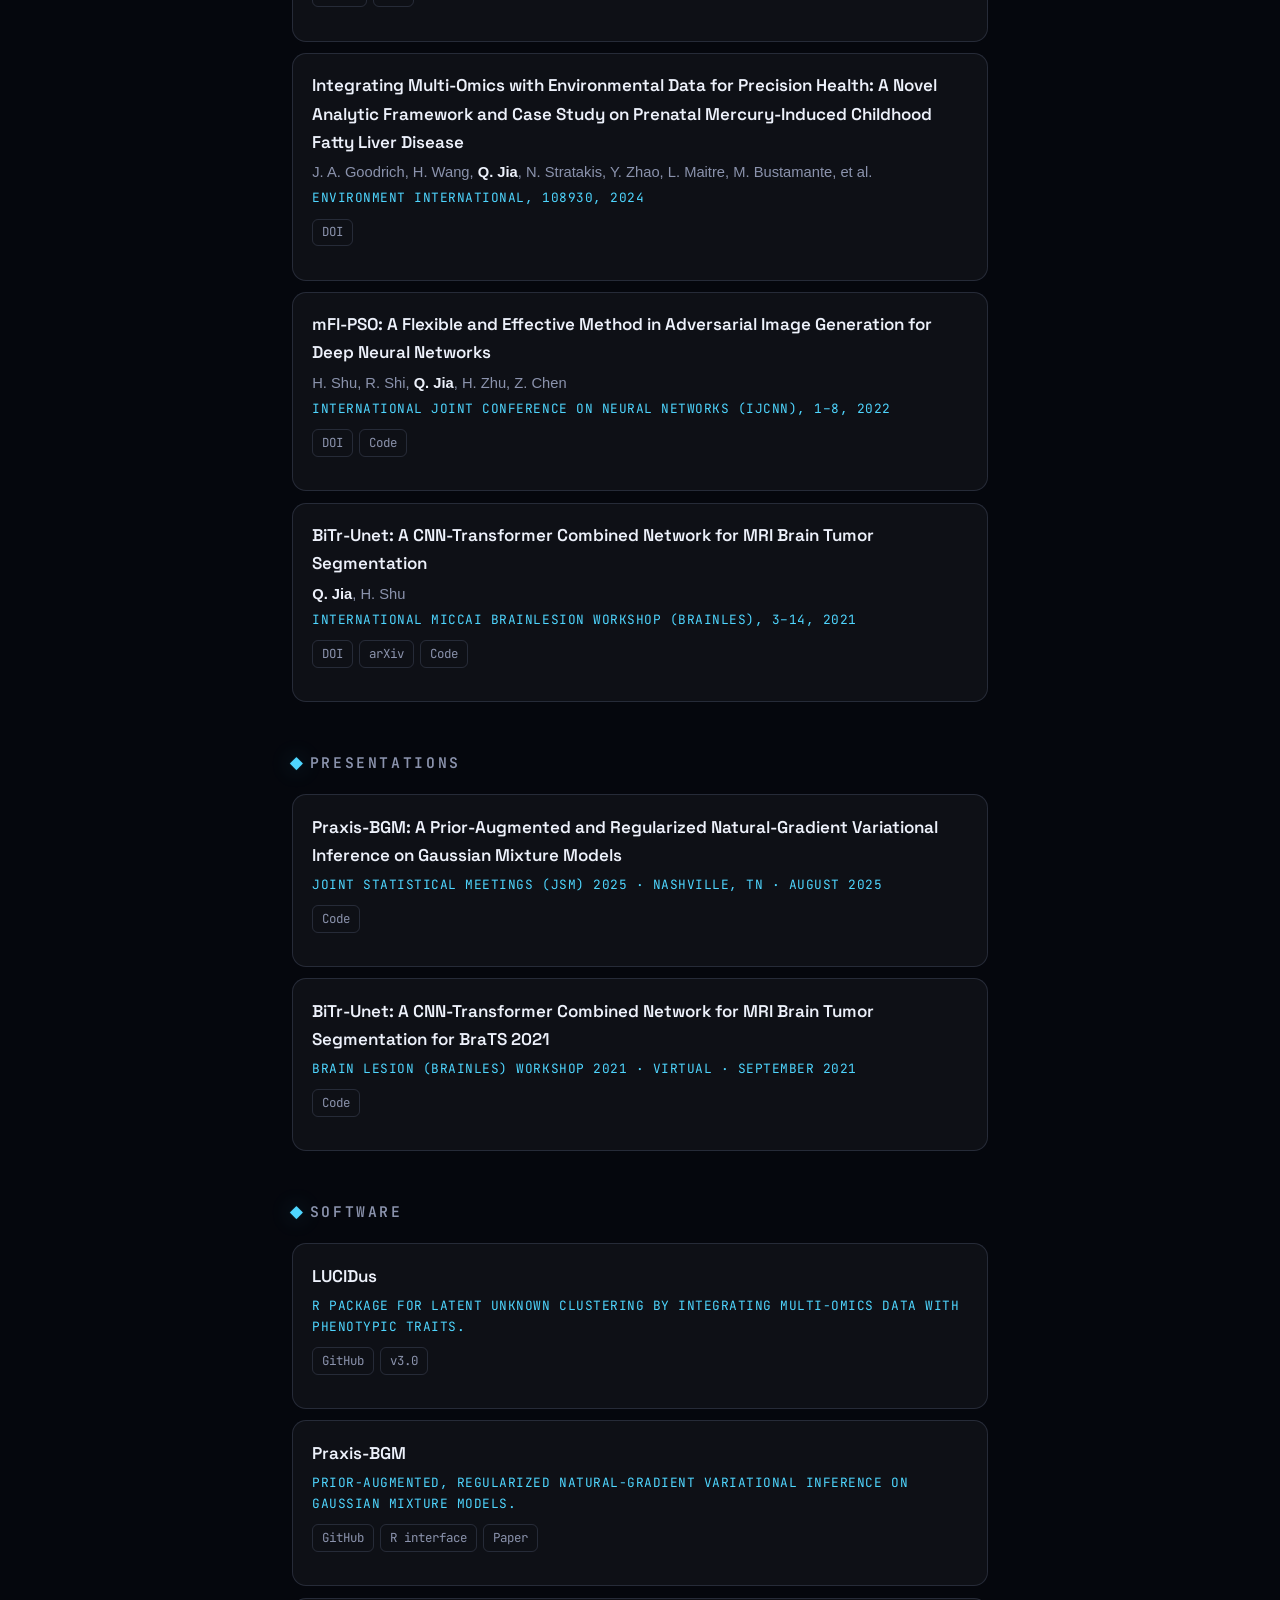
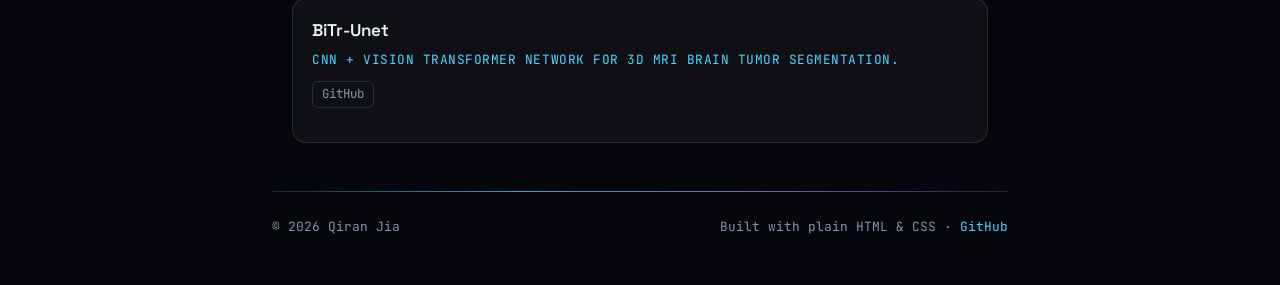
<file: publications.html>
<!doctype html>
<html lang="en">
<head>
<meta charset="utf-8">
<meta name="viewport" content="width=device-width, initial-scale=1">
<title>Publications · Qiran Jia</title>
<meta name="description" content="Publications, presentations, and software by Qiran Jia — multi-omics integration, false discovery rate control, and medical image analysis.">
<meta name="author" content="Qiran Jia">
<meta property="og:title" content="Publications · Qiran Jia">
<meta property="og:description" content="Publications, presentations, and software by Qiran Jia — multi-omics integration, false discovery rate control, and medical image analysis.">
<meta property="og:type" content="website">
<link rel="stylesheet" href="assets/css/style.css">
<link rel="preconnect" href="https://fonts.googleapis.com">
<link rel="preconnect" href="https://fonts.gstatic.com" crossorigin>
<link href="https://fonts.googleapis.com/css2?family=JetBrains+Mono:wght@400;500;600&family=Space+Grotesk:wght@500;600;700&display=swap" rel="stylesheet">
<link rel="icon" href="data:image/svg+xml,%3Csvg xmlns=%22http://www.w3.org/2000/svg%22 viewBox=%220 0 32 32%22%3E%3Ctext y=%2224%22 x=%223%22 font-family=%22system-ui%22 font-weight=%22600%22 font-size=%2220%22%3EQJ%3C/text%3E%3C/svg%3E">
<script>
  /* Apply the saved theme before first paint so there's no flash. */
  document.documentElement.classList.add("js");
  try {
    var t = localStorage.getItem("qj-theme");
    if (t) document.documentElement.setAttribute("data-theme", t);
  } catch (e) {}
</script>
</head>
<body>
    <a class="skip" href="#main">Skip to content</a>
    <header class="topbar">
      <div class="topbar-inner">
        <a class="brand" href="index.html">Qiran Jia</a>
        <button class="menu-btn" type="button" aria-expanded="false" aria-label="Menu">☰</button>
        <nav class="nav" aria-label="Main">
        <a href="index.html">Home</a>
        <a href="experience.html">Experience</a>
        <a href="publications.html" aria-current="page">Publications</a>
        <a href="blog/index.html">News</a>
          <div class="theme">
            <button class="theme-btn" type="button" aria-expanded="false" aria-haspopup="true">Theme ▾</button>
            <ul class="theme-list" hidden>
            <li><button type="button" data-theme="default">Default</button></li>
            <li><button type="button" data-theme="coffee">Coffee</button></li>
            <li><button type="button" data-theme="contrast">Contrast</button></li>
            <li><button type="button" data-theme="cupcake">Cupcake</button></li>
            <li><button type="button" data-theme="dracula">Dracula</button></li>
            <li><button type="button" data-theme="marine">Marine</button></li>
            <li><button type="button" data-theme="matcha">Matcha</button></li>
            <li><button type="button" data-theme="minimal">Minimal</button></li>
            <li><button type="button" data-theme="retro">Retro</button></li>
            <li><button type="button" data-theme="solar">Solar</button></li>
            <li><button type="button" data-theme="synthwave">Synthwave</button></li>
            </ul>
          </div>
        </nav>
      </div>
    </header>
    <main id="main" class="wrap">
      <h2>Publications</h2>
      <ul class="pubs">
        <li>
          <p class="pub-title">Praxis-BGM: Clustering of Omics Data Using Semi-Supervised Transfer Learning for Gaussian Mixture Models via Natural-Gradient Variational Inference</p>
          <p class="pub-authors"><span class="me">Q. Jia</span>, J. A. Goodrich, D. V. Conti</p>
          <p class="pub-venue">Bioinformatics, 42(6), btag395, 2026</p>
          <p class="pub-links"><a href="https://doi.org/10.1093/bioinformatics/btag395" target="_blank" rel="noopener">DOI</a><a href="https://pmc.ncbi.nlm.nih.gov/articles/PMC13318496/" target="_blank" rel="noopener">Full text</a><a href="https://github.com/BruceResearch/Praxis-BGM" target="_blank" rel="noopener">Code</a></p>
        </li>
        <li>
          <p class="pub-title">A False Discovery Rate Control Method Using a Fully Connected Hidden Markov Random Field for Neuroimaging Data</p>
          <p class="pub-authors">T. Kim, <span class="me">Q. Jia</span>, M. J. de Leon, H. Shu</p>
          <p class="pub-venue">Medical Image Analysis, 113, 104158, 2026</p>
          <p class="pub-links"><a href="https://doi.org/10.1016/j.media.2026.104158" target="_blank" rel="noopener">DOI</a><a href="https://arxiv.org/abs/2505.20688" target="_blank" rel="noopener">arXiv</a></p>
        </li>
        <li>
          <p class="pub-title">Integrated Spheroid-to-Population Framework for Evaluating PFHpA-Associated Metabolic Dysfunction and Steatotic Liver Disease</p>
          <p class="pub-authors">B. O. Baumert, A. C. Maretti-Mira, D. I. Walker, H. Wang, <span class="me">Q. Jia</span>, et al.</p>
          <p class="pub-venue">Research Square (preprint), 2025</p>
          <p class="pub-links"><a href="https://doi.org/10.21203/rs.3.rs-5960979/v1" target="_blank" rel="noopener">DOI</a></p>
        </li>
        <li>
          <p class="pub-title">The Potential Mediating Role of the Gut Microbiome and Metabolites in the Association Between PFAS and Kidney Function in Young Adults: A Proof-of-Concept Study</p>
          <p class="pub-authors">H. E. Hampson, S. Li, D. I. Walker, H. Wang, <span class="me">Q. Jia</span>, et al.</p>
          <p class="pub-venue">Science of The Total Environment, 954, 176519, 2024</p>
          <p class="pub-links"><a href="https://doi.org/10.1016/j.scitotenv.2024.176519" target="_blank" rel="noopener">DOI</a></p>
        </li>
        <li>
          <p class="pub-title">An Extension of Latent Unknown Clustering Integrating Multi-Omics Data (LUCID) Incorporating Incomplete Omics Data</p>
          <p class="pub-authors">Y. Zhao, <span class="me">Q. Jia</span>, J. Goodrich, B. Darst, D. V. Conti</p>
          <p class="pub-venue">Bioinformatics Advances, vbae123, 2024</p>
          <p class="pub-links"><a href="https://doi.org/10.1093/bioadv/vbae123" target="_blank" rel="noopener">DOI</a><a href="https://github.com/qiranjia1996/LUCIDus3" target="_blank" rel="noopener">Code</a></p>
        </li>
        <li>
          <p class="pub-title">LUCIDus: An R Package for Implementing Latent Unknown Clustering by Integrating Multi-omics Data (LUCID) With Phenotypic Traits</p>
          <p class="pub-authors">Y. Zhao, <span class="me">Q. Jia</span>, J. A. Goodrich, D. V. Conti</p>
          <p class="pub-venue">The R Journal, 2024</p>
          <p class="pub-links"><a href="https://doi.org/10.32614/RJ-2024-012" target="_blank" rel="noopener">DOI</a><a href="https://github.com/BruceResearch/LUCIDus-3.0" target="_blank" rel="noopener">Code</a></p>
        </li>
        <li>
          <p class="pub-title">DeepFDR: A Deep Learning-based False Discovery Rate Control Method for Neuroimaging Data</p>
          <p class="pub-authors">T. Kim, H. Shu, <span class="me">Q. Jia</span>, M. J. de Leon</p>
          <p class="pub-venue">Proceedings of Machine Learning Research (AISTATS), 238, 946, 2024</p>
          <p class="pub-links"><a href="https://proceedings.mlr.press/v238/kim24b.html" target="_blank" rel="noopener">Paper</a><a href="https://proceedings.mlr.press/v238/kim24b/kim24b.pdf" target="_blank" rel="noopener">PDF</a></p>
        </li>
        <li>
          <p class="pub-title">Integrating Multi-Omics with Environmental Data for Precision Health: A Novel Analytic Framework and Case Study on Prenatal Mercury-Induced Childhood Fatty Liver Disease</p>
          <p class="pub-authors">J. A. Goodrich, H. Wang, <span class="me">Q. Jia</span>, N. Stratakis, Y. Zhao, L. Maitre, M. Bustamante, et al.</p>
          <p class="pub-venue">Environment International, 108930, 2024</p>
          <p class="pub-links"><a href="https://doi.org/10.1016/j.envint.2024.108930" target="_blank" rel="noopener">DOI</a></p>
        </li>
        <li>
          <p class="pub-title">mFI-PSO: A Flexible and Effective Method in Adversarial Image Generation for Deep Neural Networks</p>
          <p class="pub-authors">H. Shu, R. Shi, <span class="me">Q. Jia</span>, H. Zhu, Z. Chen</p>
          <p class="pub-venue">International Joint Conference on Neural Networks (IJCNN), 1–8, 2022</p>
          <p class="pub-links"><a href="https://doi.org/10.1109/IJCNN55064.2022.9892433" target="_blank" rel="noopener">DOI</a><a href="https://github.com/BruceResearch/mFI-PSO" target="_blank" rel="noopener">Code</a></p>
        </li>
        <li>
          <p class="pub-title">BiTr-Unet: A CNN-Transformer Combined Network for MRI Brain Tumor Segmentation</p>
          <p class="pub-authors"><span class="me">Q. Jia</span>, H. Shu</p>
          <p class="pub-venue">International MICCAI Brainlesion Workshop (BrainLes), 3–14, 2021</p>
          <p class="pub-links"><a href="https://doi.org/10.1007/978-3-031-09002-8_1" target="_blank" rel="noopener">DOI</a><a href="https://arxiv.org/abs/2109.12271" target="_blank" rel="noopener">arXiv</a><a href="https://github.com/BruceResearch/BiTr-Unet" target="_blank" rel="noopener">Code</a></p>
        </li>
      </ul>

      <h2>Presentations</h2>
      <ul class="pubs">
        <li>
          <p class="pub-title">Praxis-BGM: A Prior-Augmented and Regularized Natural-Gradient Variational Inference on Gaussian Mixture Models</p>
          <p class="pub-venue">Joint Statistical Meetings (JSM) 2025 · Nashville, TN · August 2025</p>
          <p class="pub-links"><a href="https://github.com/BruceResearch/Praxis-BGM" target="_blank" rel="noopener">Code</a></p>
        </li>
        <li>
          <p class="pub-title">BiTr-Unet: A CNN-Transformer Combined Network for MRI Brain Tumor Segmentation for BraTS 2021</p>
          <p class="pub-venue">Brain Lesion (BrainLes) Workshop 2021 · Virtual · September 2021</p>
          <p class="pub-links"><a href="https://github.com/BruceResearch/BiTr-Unet" target="_blank" rel="noopener">Code</a></p>
        </li>
      </ul>

      <h2>Software</h2>
      <ul class="pubs">
        <li>
          <p class="pub-title">LUCIDus</p>
          <p class="pub-venue">R package for latent unknown clustering by integrating multi-omics data with phenotypic traits.</p>
          <p class="pub-links"><a href="https://github.com/BruceResearch/LUCIDus" target="_blank" rel="noopener">GitHub</a><a href="https://github.com/BruceResearch/LUCIDus-3.0" target="_blank" rel="noopener">v3.0</a></p>
        </li>
        <li>
          <p class="pub-title">Praxis-BGM</p>
          <p class="pub-venue">Prior-augmented, regularized natural-gradient variational inference on Gaussian mixture models.</p>
          <p class="pub-links"><a href="https://github.com/BruceResearch/Praxis-BGM" target="_blank" rel="noopener">GitHub</a><a href="https://github.com/BruceResearch/Praxis_BGM_R_interface" target="_blank" rel="noopener">R interface</a><a href="https://doi.org/10.1093/bioinformatics/btag395" target="_blank" rel="noopener">Paper</a></p>
        </li>
        <li>
          <p class="pub-title">BiTr-Unet</p>
          <p class="pub-venue">CNN + vision transformer network for 3D MRI brain tumor segmentation.</p>
          <p class="pub-links"><a href="https://github.com/BruceResearch/BiTr-Unet" target="_blank" rel="noopener">GitHub</a></p>
        </li>
      </ul>

    </main>
    <footer class="foot wrap">
      <span>© 2026 Qiran Jia</span>
      <span>Built with plain HTML &amp; CSS · <a href="https://github.com/qiranjia1996">GitHub</a></span>
    </footer>
    <script src="assets/js/theme.js"></script>
  </body>
</html>
</file>
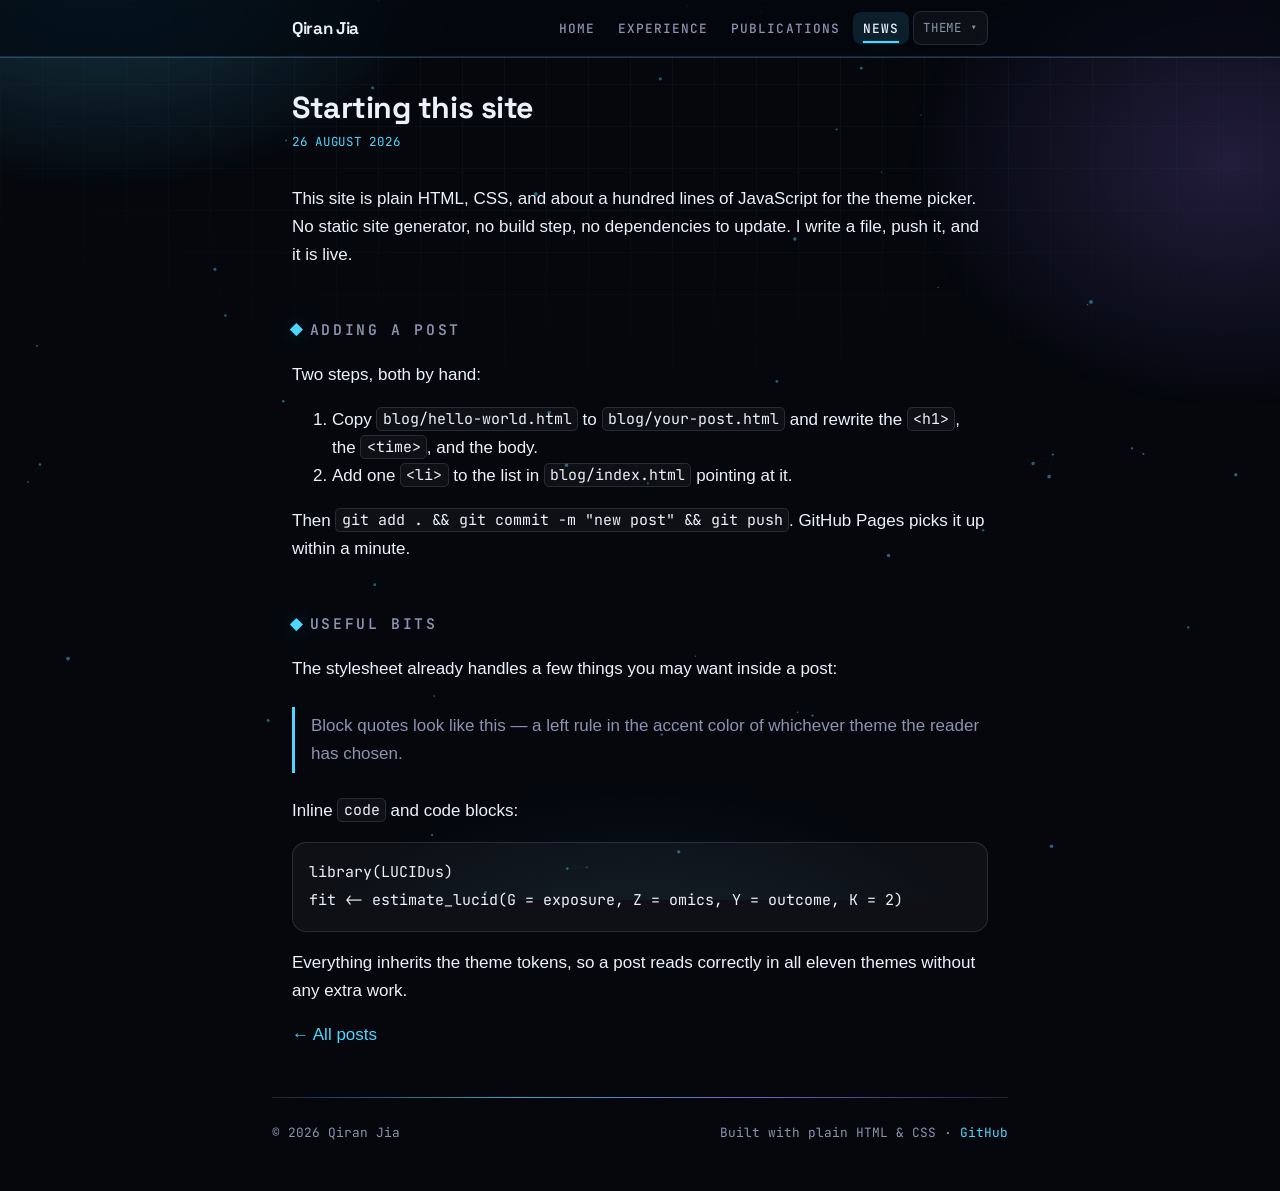
<file: blog/hello-world.html>
<!doctype html>
<html lang="en">
<head>
<meta charset="utf-8">
<meta name="viewport" content="width=device-width, initial-scale=1">
<title>Starting this site · Qiran Jia</title>
<meta name="description" content="Why this site is plain HTML, and how to add a post to it.">
<meta name="author" content="Qiran Jia">
<meta property="og:title" content="Starting this site · Qiran Jia">
<meta property="og:description" content="Why this site is plain HTML, and how to add a post to it.">
<meta property="og:type" content="website">
<link rel="stylesheet" href="../assets/css/style.css">
<link rel="preconnect" href="https://fonts.googleapis.com">
<link rel="preconnect" href="https://fonts.gstatic.com" crossorigin>
<link href="https://fonts.googleapis.com/css2?family=JetBrains+Mono:wght@400;500;600&family=Space+Grotesk:wght@500;600;700&display=swap" rel="stylesheet">
<link rel="icon" href="data:image/svg+xml,%3Csvg xmlns=%22http://www.w3.org/2000/svg%22 viewBox=%220 0 32 32%22%3E%3Ctext y=%2224%22 x=%223%22 font-family=%22system-ui%22 font-weight=%22600%22 font-size=%2220%22%3EQJ%3C/text%3E%3C/svg%3E">
<script>
  /* Apply the saved theme before first paint so there's no flash. */
  document.documentElement.classList.add("js");
  try {
    var t = localStorage.getItem("qj-theme");
    if (t) document.documentElement.setAttribute("data-theme", t);
  } catch (e) {}
</script>
</head>
<body>
    <a class="skip" href="#main">Skip to content</a>
    <header class="topbar">
      <div class="topbar-inner">
        <a class="brand" href="../index.html">Qiran Jia</a>
        <button class="menu-btn" type="button" aria-expanded="false" aria-label="Menu">☰</button>
        <nav class="nav" aria-label="Main">
        <a href="../index.html">Home</a>
        <a href="../experience.html">Experience</a>
        <a href="../publications.html">Publications</a>
        <a href="../blog/index.html" aria-current="page">News</a>
          <div class="theme">
            <button class="theme-btn" type="button" aria-expanded="false" aria-haspopup="true">Theme ▾</button>
            <ul class="theme-list" hidden>
            <li><button type="button" data-theme="default">Default</button></li>
            <li><button type="button" data-theme="coffee">Coffee</button></li>
            <li><button type="button" data-theme="contrast">Contrast</button></li>
            <li><button type="button" data-theme="cupcake">Cupcake</button></li>
            <li><button type="button" data-theme="dracula">Dracula</button></li>
            <li><button type="button" data-theme="marine">Marine</button></li>
            <li><button type="button" data-theme="matcha">Matcha</button></li>
            <li><button type="button" data-theme="minimal">Minimal</button></li>
            <li><button type="button" data-theme="retro">Retro</button></li>
            <li><button type="button" data-theme="solar">Solar</button></li>
            <li><button type="button" data-theme="synthwave">Synthwave</button></li>
            </ul>
          </div>
        </nav>
      </div>
    </header>
    <main id="main" class="wrap">
      <article class="post-body">
        <h1>Starting this site</h1>
        <p class="meta"><time datetime="2026-08-26">26 August 2026</time></p>

        <p>
          This site is plain HTML, CSS, and about a hundred lines of JavaScript for the
          theme picker. No static site generator, no build step, no dependencies to
          update. I write a file, push it, and it is live.
        </p>

        <h2>Adding a post</h2>
        <p>Two steps, both by hand:</p>
        <ol>
          <li>Copy <code>blog/hello-world.html</code> to <code>blog/your-post.html</code> and
              rewrite the <code>&lt;h1&gt;</code>, the <code>&lt;time&gt;</code>, and the body.</li>
          <li>Add one <code>&lt;li&gt;</code> to the list in <code>blog/index.html</code> pointing at it.</li>
        </ol>
        <p>
          Then <code>git add . &amp;&amp; git commit -m "new post" &amp;&amp; git push</code>.
          GitHub Pages picks it up within a minute.
        </p>

        <h2>Useful bits</h2>
        <p>The stylesheet already handles a few things you may want inside a post:</p>
        <blockquote>
          Block quotes look like this — a left rule in the accent color of whichever
          theme the reader has chosen.
        </blockquote>
        <p>Inline <code>code</code> and code blocks:</p>
        <pre><code>library(LUCIDus)
fit &lt;- estimate_lucid(G = exposure, Z = omics, Y = outcome, K = 2)</code></pre>
        <p>
          Everything inherits the theme tokens, so a post reads correctly in all eleven
          themes without any extra work.
        </p>

        <p><a href="index.html">← All posts</a></p>
      </article>

    </main>
    <footer class="foot wrap">
      <span>© 2026 Qiran Jia</span>
      <span>Built with plain HTML &amp; CSS · <a href="https://github.com/qiranjia1996">GitHub</a></span>
    </footer>
    <script src="../assets/js/theme.js"></script>
  </body>
</html>
</file>
<file: assets/css/style.css>
/* ==========================================================================
   Qiran Jia — personal site
   No build step. Edit content in the .html files; edit looks here.
   ========================================================================== */

/* --- Theme palettes -------------------------------------------------------
   Every theme overrides the same tokens. To add one: copy a block, rename it,
   and add an <li> to the theme menu in each page's nav.
   -------------------------------------------------------------------------- */
:root {
  /* This is the site's default (always-on, not OS-dependent) look: a dark
     "neo sci-fi" palette. Every other [data-theme] block below sets its own
     --accent2 / --font-display / --glow / --grid-opacity / --particle-opacity
     so the shared background chrome (grid + glow blobs + particle field)
     stays coherent no matter which theme a visitor picks. */
  --bg: #05070d;
  --bg-2: #0a0f1c;
  --surface: rgba(255, 255, 255, .04);
  --surface-strong: rgba(255, 255, 255, .07);
  --text: #edf1fb;
  --muted: #8b93ad;
  --accent: #4fd6ff;
  --accent2: #9a7bff;
  --accent-soft: rgba(79, 214, 255, .12);
  --on-accent: #04070d;
  --border: rgba(148, 168, 210, .18);
  --shadow: 0 1px 2px rgba(0, 0, 0, .5), 0 20px 60px rgba(0, 0, 0, .55);
  --glow: 0 0 1px rgba(79, 214, 255, .8), 0 0 22px rgba(79, 214, 255, .28);

  --font-sans: ui-sans-serif, -apple-system, BlinkMacSystemFont, "Segoe UI", Inter, Roboto, Helvetica, Arial, sans-serif;
  --font-mono: "JetBrains Mono", ui-monospace, SFMono-Regular, "SF Mono", Menlo, Consolas, monospace;
  --font-display: "Space Grotesk", var(--font-sans);
  --radius: 14px;
  --measure: 46rem;
  --grid-opacity: .5;
  --particle-opacity: .6;
}

html[data-theme="minimal"] {
  --bg: #ffffff; --surface: #fafafa; --text: #111111; --muted: #6b6b6b;
  --accent: #111111; --accent-soft: #eeeeee; --on-accent: #ffffff;
  --border: #e5e5e5; --shadow: none;
  --accent2: var(--accent); --font-display: var(--font-sans); --glow: none;
  --grid-opacity: .15; --particle-opacity: .18;
}
html[data-theme="contrast"] {
  --bg: #000000; --surface: #0d0d0d; --text: #ffffff; --muted: #cfcfcf;
  --accent: #ffe600; --accent-soft: #2b2600; --on-accent: #000000;
  --border: #3a3a3a; --shadow: none;
  --accent2: var(--accent); --font-display: var(--font-sans);
  --glow: 0 0 16px rgba(255, 230, 0, .35);
  --grid-opacity: .35; --particle-opacity: .3;
}
html[data-theme="coffee"] {
  --bg: #f3ece3; --surface: #e9dfd2; --text: #2f2418; --muted: #6d5b47;
  --accent: #8a5a2b; --accent-soft: #e0cdb6; --on-accent: #fdf8f2;
  --border: #d8c8b4; --shadow: 0 1px 2px rgba(70, 50, 30, .08), 0 8px 24px rgba(70, 50, 30, .07);
  --accent2: var(--accent); --font-display: var(--font-sans); --glow: none;
  --grid-opacity: .12; --particle-opacity: .16;
}
html[data-theme="cupcake"] {
  --bg: #fff6f9; --surface: #ffe9f1; --text: #3d2733; --muted: #8a6b78;
  --accent: #e0568a; --accent-soft: #ffd7e5; --on-accent: #ffffff;
  --border: #f7d3e0; --shadow: 0 1px 2px rgba(190, 100, 140, .1), 0 8px 24px rgba(190, 100, 140, .08);
  --accent2: var(--accent); --font-display: var(--font-sans); --glow: none;
  --grid-opacity: .1; --particle-opacity: .16;
}
html[data-theme="dracula"] {
  --bg: #282a36; --surface: #343746; --text: #f8f8f2; --muted: #a5abc0;
  --accent: #bd93f9; --accent-soft: #3b3352; --on-accent: #282a36;
  --border: #44475a; --shadow: 0 1px 2px rgba(0, 0, 0, .35), 0 8px 24px rgba(0, 0, 0, .3);
  --accent2: #ff79c6; --font-display: var(--font-sans);
  --glow: 0 0 18px rgba(189, 147, 249, .28);
  --grid-opacity: .3; --particle-opacity: .3;
}
html[data-theme="marine"] {
  --bg: #071a2b; --surface: #0d2739; --text: #e2f1f8; --muted: #93b4c6;
  --accent: #38bdf8; --accent-soft: #123449; --on-accent: #04141f;
  --border: #1b3d54; --shadow: 0 1px 2px rgba(0, 0, 0, .35), 0 8px 24px rgba(0, 0, 0, .3);
  --accent2: #22d3ee; --font-display: var(--font-sans);
  --glow: 0 0 18px rgba(56, 189, 248, .3);
  --grid-opacity: .32; --particle-opacity: .32;
}
html[data-theme="matcha"] {
  --bg: #f4f7ef; --surface: #e8efdd; --text: #22301c; --muted: #5c6f52;
  --accent: #4f7a2e; --accent-soft: #dbe8c9; --on-accent: #ffffff;
  --border: #d3e0c2; --shadow: 0 1px 2px rgba(50, 70, 40, .07), 0 8px 24px rgba(50, 70, 40, .06);
  --accent2: var(--accent); --font-display: var(--font-sans); --glow: none;
  --grid-opacity: .1; --particle-opacity: .14;
}
html[data-theme="retro"] {
  --bg: #f6efe0; --surface: #efe4cd; --text: #33291b; --muted: #6f6046;
  --accent: #c2571f; --accent-soft: #f2d9c2; --on-accent: #fdf6e9;
  --border: #ded0b4; --shadow: 0 1px 2px rgba(90, 70, 40, .08), 0 8px 24px rgba(90, 70, 40, .06);
  --accent2: var(--accent); --font-display: var(--font-sans); --glow: none;
  --grid-opacity: .1; --particle-opacity: .14;
}
html[data-theme="solar"] {
  --bg: #fdf6e3; --surface: #f4ecd8; --text: #073642; --muted: #657b83;
  --accent: #268bd2; --accent-soft: #e3e9d8; --on-accent: #fdf6e3;
  --border: #e4dbc4; --shadow: 0 1px 2px rgba(7, 54, 66, .07), 0 8px 24px rgba(7, 54, 66, .06);
  --accent2: var(--accent); --font-display: var(--font-sans); --glow: none;
  --grid-opacity: .1; --particle-opacity: .14;
}
html[data-theme="synthwave"] {
  --bg: #1a1030; --surface: #241844; --text: #f6e9ff; --muted: #b39ede;
  --accent: #ff5ea3; --accent-soft: #3a1f52; --on-accent: #14082a;
  --border: #3d2a63; --shadow: 0 1px 2px rgba(0, 0, 0, .4), 0 0 24px rgba(255, 94, 163, .12);
  --accent2: #7afcff; --font-display: var(--font-sans);
  --glow: 0 0 20px rgba(255, 94, 163, .3);
  --grid-opacity: .4; --particle-opacity: .35;
}

/* --- Background chrome: grid + glow blobs + particle field ---------------
   Fixed decorative layers behind everything. Token-driven so every theme
   gets a tasteful version of the same effect instead of a hard style break.
   -------------------------------------------------------------------------- */
html { background: var(--bg); }
/* body paints no background of its own — the html canvas background above
   is the true bottom layer, so the fixed grid/glow/particle layers below
   (negative z-index, position: fixed) stay visible instead of being
   painted over by an opaque body box. */

body::before,
body::after {
  content: "";
  position: fixed;
  inset: 0;
  z-index: -3;
  pointer-events: none;
}
/* Fine technical grid */
body::before {
  background-image:
    linear-gradient(to right, color-mix(in srgb, var(--accent) 70%, transparent) 1px, transparent 1px),
    linear-gradient(to bottom, color-mix(in srgb, var(--accent) 70%, transparent) 1px, transparent 1px);
  background-size: 42px 42px;
  opacity: calc(var(--grid-opacity) * .12);
  mask-image: radial-gradient(ellipse 90% 60% at 50% 0%, #000 40%, transparent 85%);
}
/* Two soft glow blobs, top-left cyan / bottom-right violet */
body::after {
  background:
    radial-gradient(38rem 26rem at 8% -6%, color-mix(in srgb, var(--accent) 32%, transparent), transparent 60%),
    radial-gradient(34rem 26rem at 96% 18%, color-mix(in srgb, var(--accent2) 24%, transparent), transparent 60%),
    radial-gradient(40rem 30rem at 50% 120%, color-mix(in srgb, var(--accent) 16%, transparent), transparent 65%);
  opacity: .8;
}

#fx {
  position: fixed; inset: 0; z-index: -2;
  width: 100%; height: 100%;
  pointer-events: none;
  opacity: var(--particle-opacity);
}
@media (prefers-reduced-motion: reduce) { #fx { display: none; } }

/* --- Base ----------------------------------------------------------------- */
* { box-sizing: border-box; }

body {
  margin: 0;
  color: var(--text);
  font-family: var(--font-sans);
  font-size: 17px;
  line-height: 1.65;
  -webkit-font-smoothing: antialiased;
}

::selection { background: var(--accent); color: var(--on-accent); }

/* thin neon scrollbar */
::-webkit-scrollbar { width: 10px; height: 10px; }
::-webkit-scrollbar-track { background: transparent; }
::-webkit-scrollbar-thumb {
  background: color-mix(in srgb, var(--accent) 45%, transparent);
  border-radius: 999px; border: 2px solid var(--bg);
}
* { scrollbar-color: color-mix(in srgb, var(--accent) 45%, transparent) transparent; scrollbar-width: thin; }

a { color: var(--accent); text-decoration: none; }
a:hover { text-decoration: underline; }

:focus-visible {
  outline: 2px solid var(--accent); outline-offset: 3px; border-radius: 4px;
}

h1, h2, h3 { line-height: 1.25; letter-spacing: -.015em; font-family: var(--font-display); }
h2 {
  display: flex; align-items: center; gap: .55rem;
  font-family: var(--font-mono);
  font-size: .92rem;
  text-transform: uppercase;
  letter-spacing: .18em;
  color: var(--muted);
  font-weight: 600;
  margin: 3.25rem 0 1.35rem;
}
h2::before {
  content: "";
  width: .55rem; height: .55rem;
  background: var(--accent);
  box-shadow: var(--glow);
  flex: 0 0 auto;
  transform: rotate(45deg);
}
p { margin: 0 0 1rem; }

.wrap { max-width: var(--measure); margin: 0 auto; padding: 0 1.25rem; }
.skip {
  position: absolute; left: -9999px;
}
.skip:focus {
  left: 1rem; top: .5rem; z-index: 100; background: var(--accent);
  color: var(--on-accent); padding: .5rem .75rem; border-radius: 8px;
}

/* --- Top bar -------------------------------------------------------------- */
.topbar {
  position: sticky; top: 0; z-index: 50;
  background: color-mix(in srgb, var(--bg) 72%, transparent);
  backdrop-filter: saturate(160%) blur(14px);
  border-bottom: 1px solid var(--border);
  box-shadow: 0 1px 0 color-mix(in srgb, var(--accent) 25%, transparent);
}
.topbar-inner {
  max-width: var(--measure); margin: 0 auto; padding: .7rem 1.25rem;
  display: flex; align-items: center; gap: 1rem;
}
.brand {
  font-family: var(--font-display); font-weight: 650; color: var(--text); letter-spacing: -.02em;
}
.brand:hover { text-decoration: none; color: var(--accent); text-shadow: var(--glow); }

.nav { display: flex; gap: .25rem; margin-left: auto; align-items: center; }
.nav a {
  position: relative;
  color: var(--muted); padding: .35rem .6rem; border-radius: 8px;
  font-family: var(--font-mono); font-size: .8rem; font-weight: 500;
  text-transform: uppercase; letter-spacing: .08em;
}
.nav a:hover { background: var(--surface); color: var(--text); text-decoration: none; }
.nav a[aria-current="page"] { color: var(--text); background: var(--accent-soft); }
.nav a[aria-current="page"]::after {
  content: ""; position: absolute; left: .6rem; right: .6rem; bottom: 1px;
  height: 2px; background: var(--accent); box-shadow: var(--glow);
}

.menu-btn {
  display: none; margin-left: auto; background: var(--surface); border: 1px solid var(--border);
  color: var(--text); border-radius: 8px; padding: .35rem .5rem; cursor: pointer;
}

/* Theme picker */
.theme { position: relative; }
.theme-btn {
  background: var(--surface); border: 1px solid var(--border); color: var(--muted);
  border-radius: 8px; padding: .35rem .6rem; font: inherit; font-family: var(--font-mono); font-size: .78rem;
  text-transform: uppercase; letter-spacing: .06em;
  cursor: pointer; display: flex; align-items: center; gap: .35rem;
}
.theme-btn:hover { color: var(--text); border-color: var(--accent); }
.theme-list {
  position: absolute; right: 0; top: calc(100% + .4rem);
  background: var(--bg); border: 1px solid var(--border); border-radius: 10px;
  box-shadow: var(--shadow); padding: .35rem; margin: 0; list-style: none;
  min-width: 10rem; max-height: 70vh; overflow: auto;
}
.theme-list[hidden] { display: none; }
.theme-list button {
  width: 100%; text-align: left; background: none; border: 0; color: var(--text);
  font: inherit; font-size: .92rem; padding: .35rem .5rem; border-radius: 6px; cursor: pointer;
}
.theme-list button:hover { background: var(--surface); }
.theme-list button[aria-pressed="true"] { color: var(--accent); font-weight: 600; }
.theme-list button[aria-pressed="true"]::after { content: " ✓"; }

/* --- Hero ----------------------------------------------------------------- */
main { padding-bottom: 4rem; }
.hero { display: flex; gap: 1.75rem; align-items: center; padding: 3.5rem 0 .5rem; }
.avatar {
  position: relative;
  width: 108px; height: 108px; border-radius: 50%; flex: 0 0 108px;
  background: var(--accent-soft); color: var(--accent);
  display: grid; place-items: center;
  font-size: 2.1rem; font-weight: 650; letter-spacing: -.03em;
  border: 1px solid var(--border); overflow: hidden;
  box-shadow: var(--glow);
}
.avatar::before {
  content: ""; position: absolute; inset: -3px; border-radius: 50%; z-index: -1;
  background: conic-gradient(from 0deg, var(--accent), var(--accent2), var(--accent));
  opacity: .8;
}
.avatar img { width: 100%; height: 100%; object-fit: cover; display: block; border-radius: 50%; }
.hero h1 {
  font-size: 2.35rem; margin: 0 0 .25rem;
  background: linear-gradient(95deg, var(--text) 35%, var(--accent) 75%, var(--accent2));
  -webkit-background-clip: text; background-clip: text; color: transparent;
}
.role { color: var(--text); font-weight: 550; margin: 0; }
.tagline {
  color: var(--muted); font-size: .85rem; margin: .4rem 0 0;
  font-family: var(--font-mono); text-transform: uppercase; letter-spacing: .08em;
}

/* Contact icon row */
.links { display: flex; flex-wrap: wrap; gap: .5rem; margin: 1.5rem 0 0; }
.links a {
  display: inline-flex; align-items: center; gap: .4rem;
  border: 1px solid var(--border); background: var(--surface);
  color: var(--text); border-radius: 999px; padding: .4rem .9rem;
  font-family: var(--font-mono); font-size: .82rem;
  transition: border-color .18s ease, box-shadow .18s ease, transform .18s ease;
}
.links a:hover {
  text-decoration: none; border-color: var(--accent); color: var(--accent);
  box-shadow: var(--glow); transform: translateY(-1px);
}
.links svg { width: 15px; height: 15px; fill: currentColor; }

/* --- Pills ---------------------------------------------------------------- */
.pills { display: flex; flex-wrap: wrap; gap: .5rem; padding: 0; margin: 0; list-style: none; }
.pills li {
  background: var(--surface); color: var(--text);
  border: 1px solid var(--border); border-radius: 999px;
  padding: .32rem .85rem; font-size: .85rem;
  font-family: var(--font-mono);
  transition: border-color .18s ease, box-shadow .18s ease;
}
.pills li:hover { border-color: var(--accent); box-shadow: var(--glow); }

/* --- Skill groups ------------------------------------------------------------- */
.skill-groups { display: grid; gap: 1.4rem; }
.skill-group h3 {
  font-size: .78rem; text-transform: uppercase; letter-spacing: .08em;
  color: var(--muted); font-family: var(--font-mono); font-weight: 600;
  margin: 0 0 .55rem;
}

/* --- Timeline ------------------------------------------------------------- */
.timeline {
  list-style: none; margin: 0; padding: 0 0 0 1.4rem;
  border-left: 2px solid var(--border);
}
.timeline > li { position: relative; padding: 0 0 2rem .35rem; }
.timeline > li:last-child { padding-bottom: .5rem; }
.timeline > li::before {
  content: ""; position: absolute; left: calc(-1.4rem - 6px); top: .45rem;
  width: 10px; height: 10px; border-radius: 50%;
  background: var(--accent); border: 2px solid var(--bg);
  box-shadow: var(--glow);
}
.tl-title { font-weight: 600; margin: 0; font-family: var(--font-display); }
.tl-org { color: var(--accent); font-weight: 500; }
.tl-date {
  color: var(--muted); font-size: .8rem; margin: .2rem 0 .6rem;
  font-family: var(--font-mono); text-transform: uppercase; letter-spacing: .04em;
}
.timeline ul { margin: .5rem 0 0; padding-left: 1.1rem; }
.timeline ul li { margin-bottom: .5rem; }

/* --- Publications --------------------------------------------------------- */
.pubs { list-style: none; margin: 0; padding: 0; display: grid; gap: .7rem; }
.pubs > li {
  padding: 1.1rem 1.2rem; border: 1px solid var(--border); border-radius: var(--radius);
  background: var(--surface);
  transition: border-color .18s ease, box-shadow .18s ease, transform .18s ease;
}
.pubs > li:hover { border-color: var(--accent); box-shadow: var(--glow); transform: translateY(-1px); }
.pub-title { font-weight: 600; margin: 0 0 .3rem; font-family: var(--font-display); }
.pub-authors { color: var(--muted); font-size: .92rem; margin: 0 0 .15rem; }
.pub-authors .me { color: var(--text); font-weight: 650; }
.pub-venue {
  font-size: .8rem; color: var(--accent); margin: 0; font-style: normal;
  font-family: var(--font-mono); text-transform: uppercase; letter-spacing: .04em;
}
.pub-links { display: flex; gap: .4rem; flex-wrap: wrap; margin-top: .65rem; }
.pub-links a {
  font-family: var(--font-mono); font-size: .78rem; border: 1px solid var(--border); border-radius: 6px;
  padding: .15rem .55rem; color: var(--muted);
}
.pub-links a:hover { color: var(--accent); border-color: var(--accent); text-decoration: none; box-shadow: var(--glow); }

/* --- Posts / news --------------------------------------------------------- */
.posts { list-style: none; margin: 0; padding: 0; display: grid; gap: .55rem; }
.posts > li {
  padding: .85rem 1rem; border: 1px solid var(--border); border-radius: var(--radius);
  background: var(--surface);
  transition: border-color .18s ease, box-shadow .18s ease;
}
.posts > li:hover { border-color: var(--accent); box-shadow: var(--glow); }
.posts time {
  color: var(--accent); font-size: .76rem; font-family: var(--font-mono);
  text-transform: uppercase; letter-spacing: .06em; font-variant-numeric: tabular-nums;
}
.posts .post-title { font-weight: 600; margin: .25rem 0; font-family: var(--font-display); }
.posts p { margin: .15rem 0 0; color: var(--muted); font-size: .93rem; }

.post-body { padding-top: 2rem; }
.post-body h1 { font-size: 1.9rem; margin: 0 0 .3rem; }
.post-body .meta {
  color: var(--accent); font-size: .78rem; margin-bottom: 2rem;
  font-family: var(--font-mono); text-transform: uppercase; letter-spacing: .06em;
}
.post-body blockquote {
  margin: 1.5rem 0; padding: .3rem 0 .3rem 1rem;
  border-left: 3px solid var(--accent); color: var(--muted);
}
.post-body code {
  font-family: var(--font-mono); font-size: .88em;
  background: var(--surface); border: 1px solid var(--border);
  border-radius: 5px; padding: .1em .35em;
}
.post-body pre {
  background: var(--surface); border: 1px solid var(--border);
  border-radius: var(--radius); padding: 1rem; overflow-x: auto;
}
.post-body pre code { background: none; border: 0; padding: 0; }

/* --- Footer --------------------------------------------------------------- */
.foot {
  position: relative;
  border-top: 1px solid var(--border); margin-top: 3rem; padding: 1.5rem 0 3rem;
  color: var(--muted); font-size: .8rem; font-family: var(--font-mono);
  display: flex; justify-content: space-between; gap: 1rem; flex-wrap: wrap;
}
.foot::before {
  content: ""; position: absolute; left: 0; right: 0; top: -1px; height: 1px;
  background: linear-gradient(90deg, transparent, var(--accent), var(--accent2), transparent);
  opacity: .7;
}

/* --- Small screens -------------------------------------------------------- */
@media (max-width: 640px) {
  body { font-size: 16px; }
  .menu-btn { display: block; }
  .nav {
    display: none; position: absolute; left: 0; right: 0; top: 100%;
    flex-direction: column; align-items: stretch; gap: 0;
    background: var(--bg);
    border-bottom: 1px solid var(--border);
    padding: .5rem .75rem 1rem; margin: 0;
    box-shadow: 0 16px 40px rgba(0, 0, 0, .5);
  }
  .nav.open { display: flex; }
  .nav a { padding: .6rem .5rem; }
  .theme { margin-top: .5rem; }
  .theme-btn { width: 100%; justify-content: space-between; }
  .theme-list { left: 0; right: 0; }
  .hero { flex-direction: column; align-items: flex-start; gap: 1rem; padding-top: 2rem; }
  .hero h1 { font-size: 1.75rem; }
}
</file>
